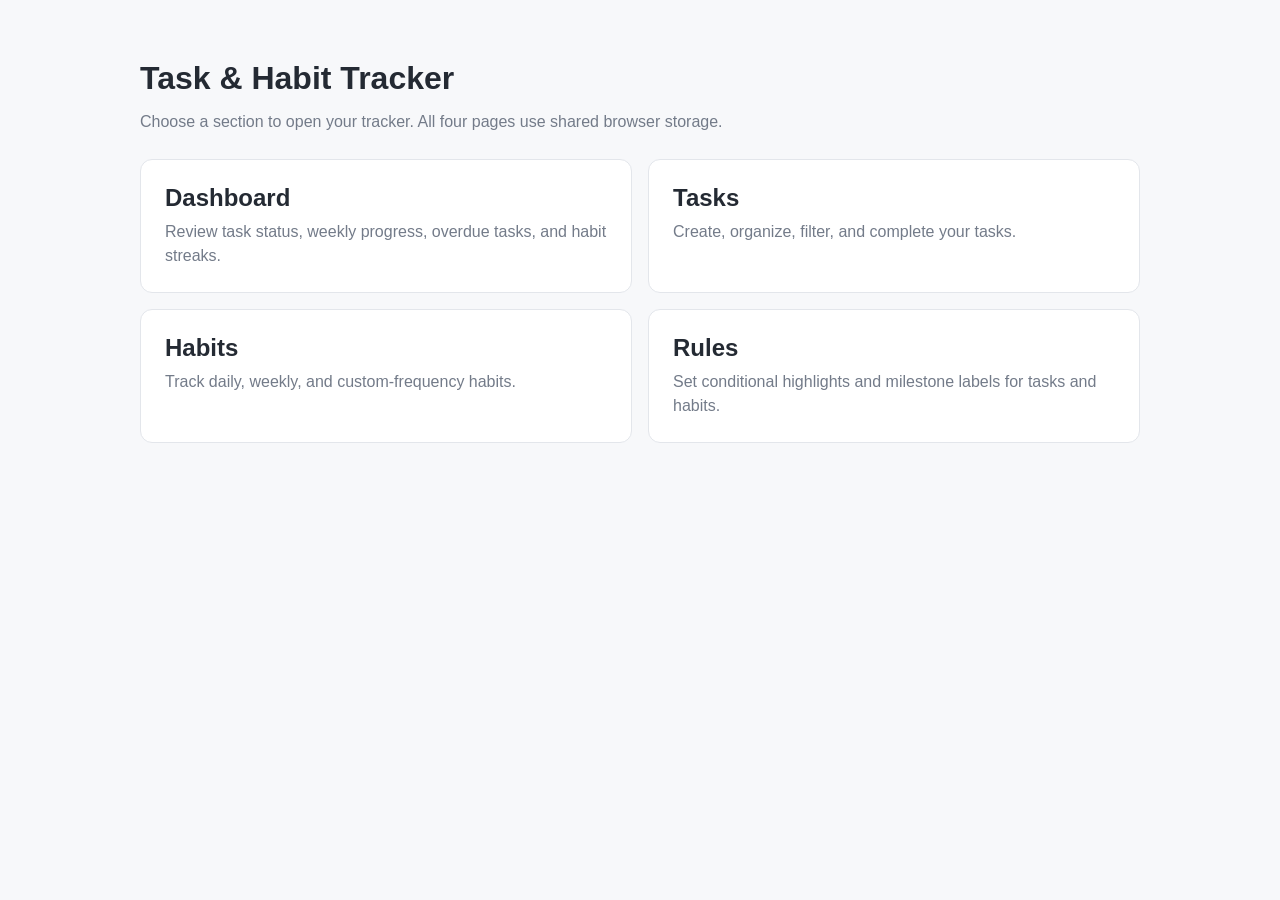
<file: index/index.html>
<!doctype html>
<html lang="en">
  <head>
    <meta charset="UTF-8" />
    <meta name="viewport" content="width=device-width, initial-scale=1.0" />
    <title>Task & Habit Tracker</title>
    <style>
      :root {
        font-family: Arial, sans-serif;
        color: #242a33;
        background: #f7f8fa;
      }

      * {
        box-sizing: border-box;
      }

      body {
        margin: 0;
      }

      .wrap {
        width: min(1000px, calc(100% - 32px));
        margin: 60px auto;
      }

      .wrap h1 {
        margin-bottom: 8px;
      }

      .wrap p {
        color: #737b89;
      }

      .grid {
        display: grid;
        grid-template-columns: repeat(2, minmax(0, 1fr));
        gap: 16px;
        margin-top: 28px;
      }

      .card {
        display: block;
        background: white;
        border: 1px solid #e3e6eb;
        border-radius: 12px;
        padding: 24px;
        text-decoration: none;
        color: inherit;
        transition: transform 0.15s, box-shadow 0.15s;
      }

      .card:hover {
        transform: translateY(-2px);
        box-shadow: 0 8px 25px #0000000c;
      }

      .card h2 {
        margin: 0 0 8px;
      }

      .card p {
        margin: 0;
        line-height: 1.5;
      }

      .tag {
        display: inline-block;
        color: #16875a;
        background: #e0f7ec;
        border-radius: 20px;
        padding: 5px 9px;
        font-size: 12px;
        margin-bottom: 12px;
      }

      @media (max-width: 560px) {
        .grid {
          grid-template-columns: 1fr;
        }

        .wrap {
          margin: 32px auto;
        }
      }
    </style>
  </head>
  <body>
    <main class="wrap">
      <h1>Task &amp; Habit Tracker</h1>
      <p>
        Choose a section to open your tracker. All four pages use shared
        browser storage.
      </p>

      <section class="grid">
        <a class="card" href="dashboard.html">
          <h2>Dashboard</h2>
          <p>Review task status, weekly progress, overdue tasks, and habit streaks.</p>
        </a>

        <a class="card" href="tasks.html">
          <h2>Tasks</h2>
          <p>Create, organize, filter, and complete your tasks.</p>
        </a>

        <a class="card" href="habits.html">
          <h2>Habits</h2>
          <p>Track daily, weekly, and custom-frequency habits.</p>
        </a>

        <a class="card" href="rules.html">
          <h2>Rules</h2>
          <p>Set conditional highlights and milestone labels for tasks and habits.</p>
        </a>
      </section>
    </main>
  </body>
</html>
</file>
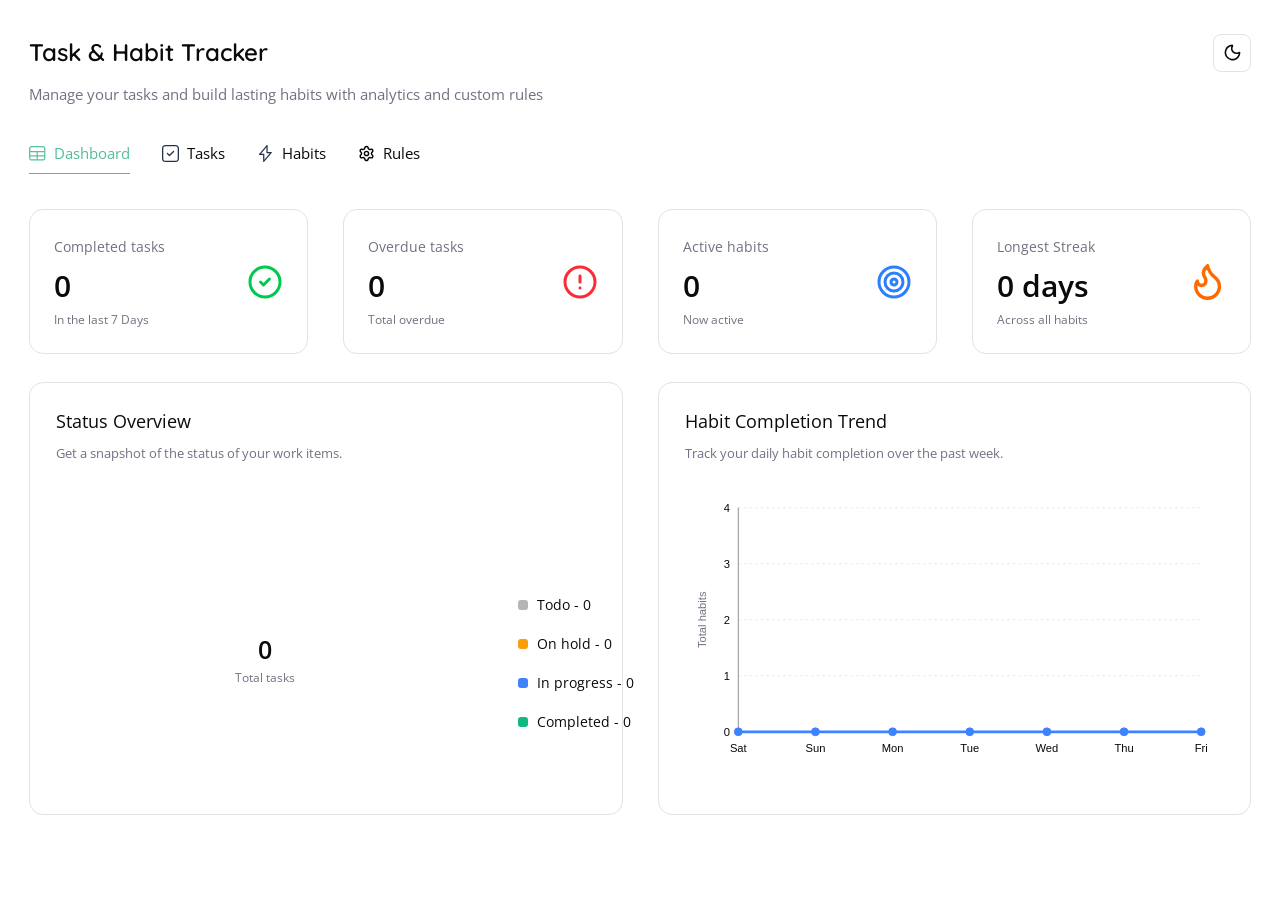
<file: index/dashboard.html>
<!doctype html>
<html lang="en">
  <head>
    <meta charset="UTF-8" />
    <meta name="viewport" content="width=device-width, initial-scale=1.0" />
    <title>Dashboard - Task & Habit Tracker</title>

    <!-- Import google fonts --> 
    <link rel="preconnect" href="https://fonts.googleapis.com" />
    <link rel="preconnect" href="https://fonts.gstatic.com" crossorigin />
    <link href="https://fonts.googleapis.com/css2?family=Open+Sans:wght@400&family=Quicksand:wght@600&display=swap" rel="stylesheet" />

    <link rel="stylesheet" href="../styles/shared.css"/>
    <link rel="stylesheet" href="../styles/dashboard.css" />
  </head>
  <body>
    <!-- main page -->
    <div class="page">
      <!-- header -->
      <header class="header">
        <div class="header-content">
          <div class="brand">
            <h1 class="app-title">Task &amp; Habit Tracker</h1>
            <p>
              Manage your tasks and build lasting habits with analytics and
              custom rules
            </p>
          </div>

          <button class="theme-button" id="theme-button" type="button" aria-label="Change theme">
            <span id="theme-icon">
              <img id="theme-image" class="theme-icon-image" src="../assets/dark_theme_icon.svg" alt="">
            </span>
          </button>
        </div>

        <!-- navigation -->
        <nav class="navigation" aria-label="Main navigation">
          <a href="dashboard.html" class="nav-link active">
            <img src="../assets/dashboard_icon-light.svg" alt="">
            <span>Dashboard</span>
          </a>
          <a href="tasks.html" class="nav-link">
            <img src="../assets/Task_icon-light.svg" alt="">
            <span>Tasks</span>
          </a>
          <a href="habits.html" class="nav-link">
            <img src="../assets/habbit_icon-light.svg" alt="">
            <span>Habits</span>
          </a>
          <a href="rules.html" class="nav-link">
            <img src="../assets/rule_icon-light.svg" alt="">
            <span>Rules</span>
          </a>
        </nav>
      </header>

      <!-- dashboard content -->
      <main class="main-content">
        <section class="stats-grid" aria-label="Productivity summary">
          <article class="stat-card">
            <div class="stat-copy">
              <p>Completed tasks</p>
              <strong id="completed-count">0</strong>
              <small>In the last 7 Days</small>
            </div>
            <img class="stat-icon green" src="../assets/Completed-task_icon.svg" alt="">
          </article>

          <article class="stat-card">
            <div class="stat-copy">
              <p>Overdue tasks</p>
              <strong id="overdue-count">0</strong>
              <small>Total overdue</small>
            </div>
            <img class="stat-icon red" src="../assets/overdue-task_icon.svg" alt="">
          </article>

          <article class="stat-card">
            <div class="stat-copy">
              <p>Active habits</p>
              <strong id="active-habits-count">0</strong>
              <small>Now active</small>
            </div>
            <img class="stat-icon blue" src="../assets/active-habbit_icom.svg" alt="">
          </article>

          <article class="stat-card">
            <div class="stat-copy">
              <p>Longest Streak</p>
              <strong id="longest-streak">0 days</strong>
              <small id="longest-streak-name">All-time record</small>
            </div>
            <img class="stat-icon orange" src="../assets/long-streek_icon.svg" alt="">
          </article>
        </section>

        <!-- dashboard charts -->
        <section class="charts-grid">
          <article class="panel status-panel">
            <div class="panel-heading">
              <h2>Status Overview</h2>
              <p>Get a snapshot of the status of your work items.</p>
            </div>

            <div class="status-chart">
              <div class="donut" id="status-donut" role="img" aria-label="Task status doughnut chart">
                <div class="donut-center">
                  <strong id="total-tasks">0</strong>
                  <span>Total tasks</span>
                </div>
              </div>
              <div class="legend" id="status-legend"></div>
            </div>
          </article>

          <article class="panel trend-panel">
            <div class="panel-heading">
              <h2>Habit Completion Trend</h2>
              <p>Track your daily habit completion over the past week.</p>
            </div>
            <div id="trend-chart" class="trend-chart" role="img" aria-label="Habit completion over the past week"></div>
          </article>
        </section>

        <!-- recent activity -->
        <!-- <section class="panel recent-panel">
          <div class="panel-heading">
            <div>
              <h2>Recent Activity</h2>
              <p>Latest tasks and habits from your tracker.</p>
            </div>
            <button class="secondary-button" id="refresh-dashboard" type="button">Refresh</button>
          </div>
          <div id="recent-activity" class="recent-list"></div>
        </section> -->
      </main>
    </div>

    <script src="../logic/dashboard.js"></script>
    <script src="../logic/integration.js"></script>
  </body>
</html>
</file>
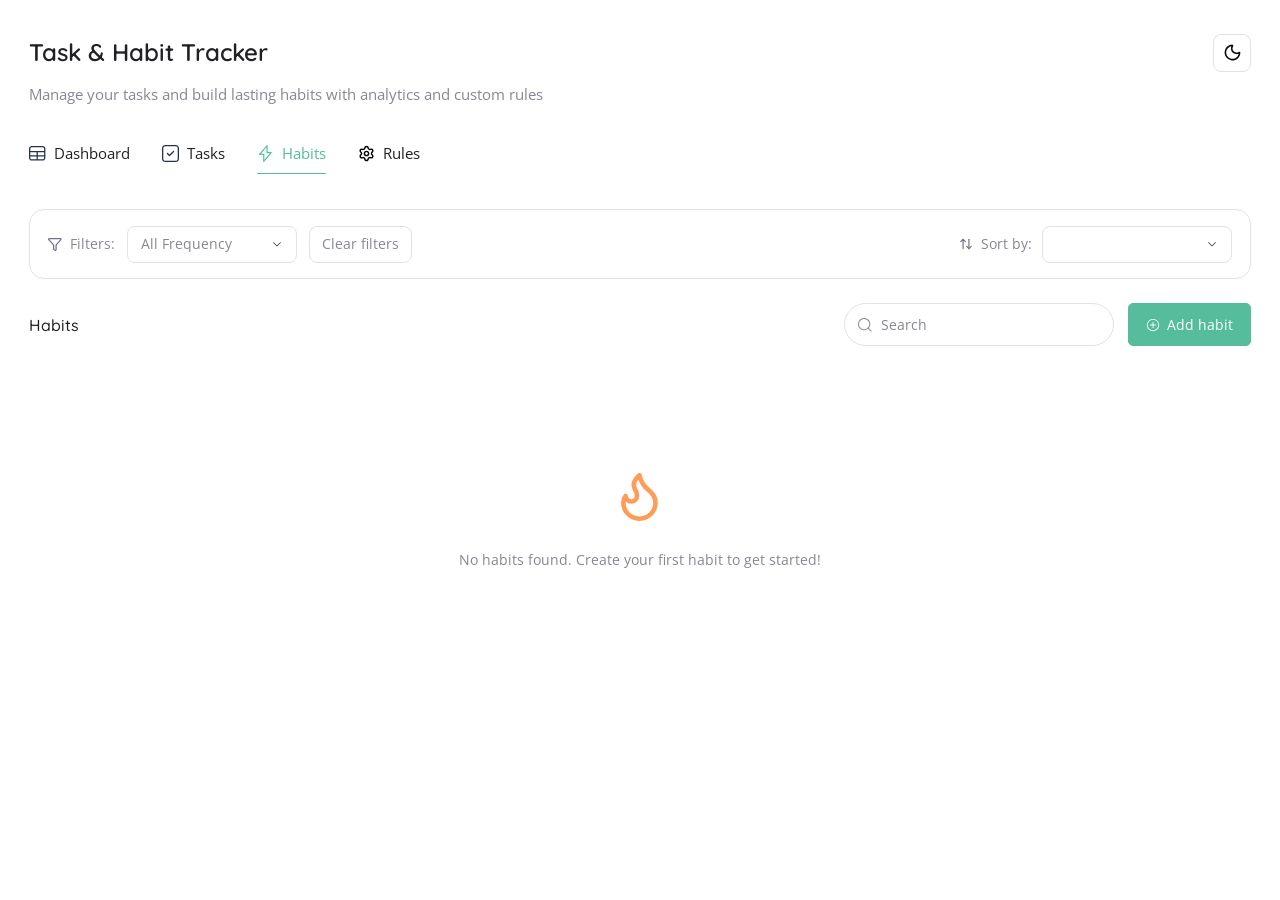
<file: index/habits.html>
<!doctype html>
<html lang="en">
  <head>
    <meta charset="UTF-8" />
    <meta name="viewport" content="width=device-width, initial-scale=1.0" />
    <title>Habits - Task & Habit Tracker</title>

     <!-- Import google fonts --> 
    <link rel="preconnect" href="https://fonts.googleapis.com" />
    <link rel="preconnect" href="https://fonts.gstatic.com" crossorigin />
    <link href="https://fonts.googleapis.com/css2?family=Open+Sans:wght@400&family=Quicksand:wght@600&display=swap" rel="stylesheet" />

    <link rel="stylesheet" href="../styles/shared.css"/>
    <link rel="stylesheet" href="../styles/habits.css" />
  </head>
  <body>
    <!-- Main page keeps the same shared header and navigation as the task page. -->
    <div class="page">
      <header class="header">
        <div class="header-content">
          <div class="brand">
            <h1 class="app-title">Task &amp; Habit Tracker</h1>
            <p>Manage your tasks and build lasting habits with analytics and custom rules</p>
          </div>
          <button class="theme-button" id="theme-button" type="button" aria-label="Change theme">
            <span id="theme-icon"><img class="theme-icon-image" src="../assets/dark_theme_icon.svg" alt=""></span>
          </button>
        </div>
        <nav class="navigation">
          <a href="dashboard.html" class="nav-link"><img src="../assets/dashboard_icon-light.svg" alt="">
            <span>Dashboard</span>
          </a>
          <a href="tasks.html" class="nav-link"><img src="../assets/Task_icon-light.svg" alt="">
            <span>Tasks</span>
          </a>
          <a href="habits.html" class="nav-link active" aria-current="page"><img src="../assets/habbit_icon-light.svg" alt="">
            <span>Habits</span>
          </a>
          <a href="rules.html" class="nav-link"><img src="../assets/rule_icon-light.svg" alt="">
            <span>Rules</span>
          </a>
        </nav>
      </header>

      <main class="main-content">
        <!-- Filters and sorting stay on one line when space allows. -->
        <section class="filter-section">
          <div class="filter-left">
            <span class="filter-label"><img src="../assets/filter_icon.svg" alt="" class="inline-icon">Filters:</span>
            <select id="frequency-filter" class="filter-select" aria-label="Filter by frequency">
              <option value="all">All Frequency</option>
              <option value="daily">Daily</option>
              <option value="weekly">Weekly</option>
              <option value="custom">Custom</option>
            </select>
            <button class="clear-filters-button" id="clear-filters-button" type="button">Clear filters</button>
          </div>
          <div class="sort-section">
            <span class="sort-label"><img src="../assets/sort_icon.svg" alt="" class="inline-icon">Sort by:</span>
            <select id="sort-select" class="filter-select sort-select" aria-label="Sort habits">
              <option value=""></option>
              <option value="streak">Streak</option>
              <option value="frequency">Frequency</option>
              <option value="title">Habit name</option>
              <option value="created">Created date</option>
            </select>
          </div>
        </section>

        <section class="task-heading">
          <h2 class="app-title">Habits</h2>
          <div class="task-actions">
            <div class="search-box">
              <img src="../assets/search_icon.svg" alt="" class="inline-icon">
              <input type="search" id="search-input" placeholder="Search" aria-label="Search habits by name">
            </div>
            <button class="primary-button" id="add-habit-button" type="button">
              <img src="../assets/add_icon.svg" alt="" class="inline-icon">Add habit
            </button>
          </div>
        </section>

        <section class="task-list" id="habit-list" aria-live="polite">
          <div class="empty-state" id="empty-state">
            <div class="empty-icon"><img src="../assets/long-streek_icon.svg" alt=""></div>
            <p>No habits found. Create your first habit to get started!</p>
          </div>
        </section>
      </main>
    </div>

    <!-- Add and edit use the same floating-label modal pattern as the task page. -->
    <div class="modal-overlay" id="habit-modal" aria-hidden="true">
      <div class="modal" role="dialog" aria-modal="true" aria-labelledby="modal-title">
        <div class="modal-header">
          <div>
            <h2 id="modal-title">Add habit</h2>
            <p>Create a new habit to track daily, weekly, or on custom days.</p>
          </div>
          <button class="close-button" id="close-modal-button" type="button" aria-label="Close"><img src="../assets/close_icon.svg" alt=""></button>
        </div>
        <form id="habit-form">
          <div class="form-content">
            <div class="form-group">
              <label for="habit-name">Habit name <span>*</span></label>
              <input type="text" id="habit-name" placeholder=" " maxlength="100" required>
            </div>
            <div class="form-group">
              <label for="habit-description">Description</label>
              <textarea id="habit-description" placeholder=" " rows="3"></textarea>
            </div>
            <div class="form-group">
              <label for="habit-frequency">Frequency <span>*</span></label>
              <select id="habit-frequency" required>
                <option value="daily">Daily</option>
                <option value="weekly">Weekly</option>
                <option value="custom">Custom</option>
              </select>
            </div>
            <div class="form-group frequency-days" id="weekly-day-group">
              <label for="weekly-day">Choose day <span>*</span></label>
              <select id="weekly-day">
                <option value="1">Monday</option>
                <option value="2">Tuesday</option>
                <option value="3">Wednesday</option>
                <option value="4">Thursday</option>
                <option value="5">Friday</option>
                <option value="6">Saturday</option>
                <option value="0">Sunday</option>
              </select>
            </div>
            
            <div class="form-group frequency-days" id="custom-days-group">
                <label for="custom-days-toggle">Choose days <span>*</span></label>

                <div class="custom-multiselect" id="custom-multiselect">
                    <button type="button" class="custom-select-field" id="custom-days-toggle" aria-expanded="false">
                    <span class="selected-day-chips" id="selected-day-chips"></span>
                    <span class="custom-placeholder" id="custom-placeholder">Select days</span>
                    <img src="../assets/angle-down-regular.svg" class="custom-chevron">
                    </button>

                    <div class="custom-options" id="custom-day-choices" hidden>
                        <label class="day-choice"><input type="checkbox" value="1"> Monday</label>
                        <label class="day-choice"><input type="checkbox" value="2"> Tuesday</label>
                        <label class="day-choice"><input type="checkbox" value="3"> Wednesday</label>
                        <label class="day-choice"><input type="checkbox" value="4"> Thursday</label>
                        <label class="day-choice"><input type="checkbox" value="5"> Friday</label>
                        <label class="day-choice"><input type="checkbox" value="6"> Saturday</label>
                        <label class="day-choice"><input type="checkbox" value="0"> Sunday</label>
                    </div>
                </div>
            </div>

          </div>
          <div class="modal-footer">
            <button class="secondary-button" id="cancel-modal-button" type="button">Cancel</button>
            <button class="primary-button" type="submit"><span id="submit-text">Add habit</span></button>
          </div>
        </form>
      </div>
    </div>

    <!-- Delete confirmation follows the same design as the task page. -->
    <div class="modal-overlay" id="delete-modal" aria-hidden="true">
      <div class="delete-modal" role="dialog" aria-modal="true" aria-labelledby="delete-heading">
        <div class="delete-header">
          <h2 id="delete-heading">Delete</h2>
          <button class="close-button" id="close-delete-button" type="button" aria-label="Close"><img src="../assets/close_icon.svg" alt=""></button>
        </div>
        <div class="delete-content"><p>Are you sure you want to delete the <strong id="delete-habit-title"></strong> habit?</p></div>
        <div class="modal-footer">
          <button class="secondary-button" id="cancel-delete-button" type="button">Cancel</button>
          <button class="delete-button" id="confirm-delete-button" type="button">Delete</button>
        </div>
      </div>
    </div>

    <!-- Confirmation before changing a completion from a previous date. -->
    <div class="modal-overlay" id="date-confirm-modal" aria-hidden="true">
      <div class="delete-modal habit-day-confirmation" role="dialog" aria-modal="true" aria-labelledby="date-confirm-heading">
        <div class="delete-header">
          <h2 id="date-confirm-heading">Confirm change</h2>
          <button class="close-button" id="close-date-confirm-button" type="button" aria-label="Close"><img src="../assets/close_icon.svg" alt=""></button>
        </div>
        <div class="delete-content">
          <p id="date-confirm-message">Are you sure you want to change completion for this date?</p>
        </div>
        <div class="modal-footer">
          <button class="secondary-button" id="cancel-date-confirm-button" type="button">Cancel</button>
          <button class="primary-button" id="confirm-date-change-button" type="button">Confirm</button>
        </div>
      </div>
    </div>

    <!-- Small notification used for successful actions and validation messages. -->
    <div class="task-toast" id="task-toast" role="status" aria-live="polite">
      <span class="toast-icon-block"><img class="toast-icon" src="../assets/subway_tick.svg" alt=""></span>
      <span class="toast-message" id="toast-message"></span>
      <button class="toast-dismiss" id="toast-dismiss" type="button" aria-label="Dismiss notification"><img src="../assets/close_icon.svg" alt=""></button>
    </div>
    <script src="../logic/integration.js"></script>
    <script src="../logic/habits.js"></script>
  </body>
</html>
</file>
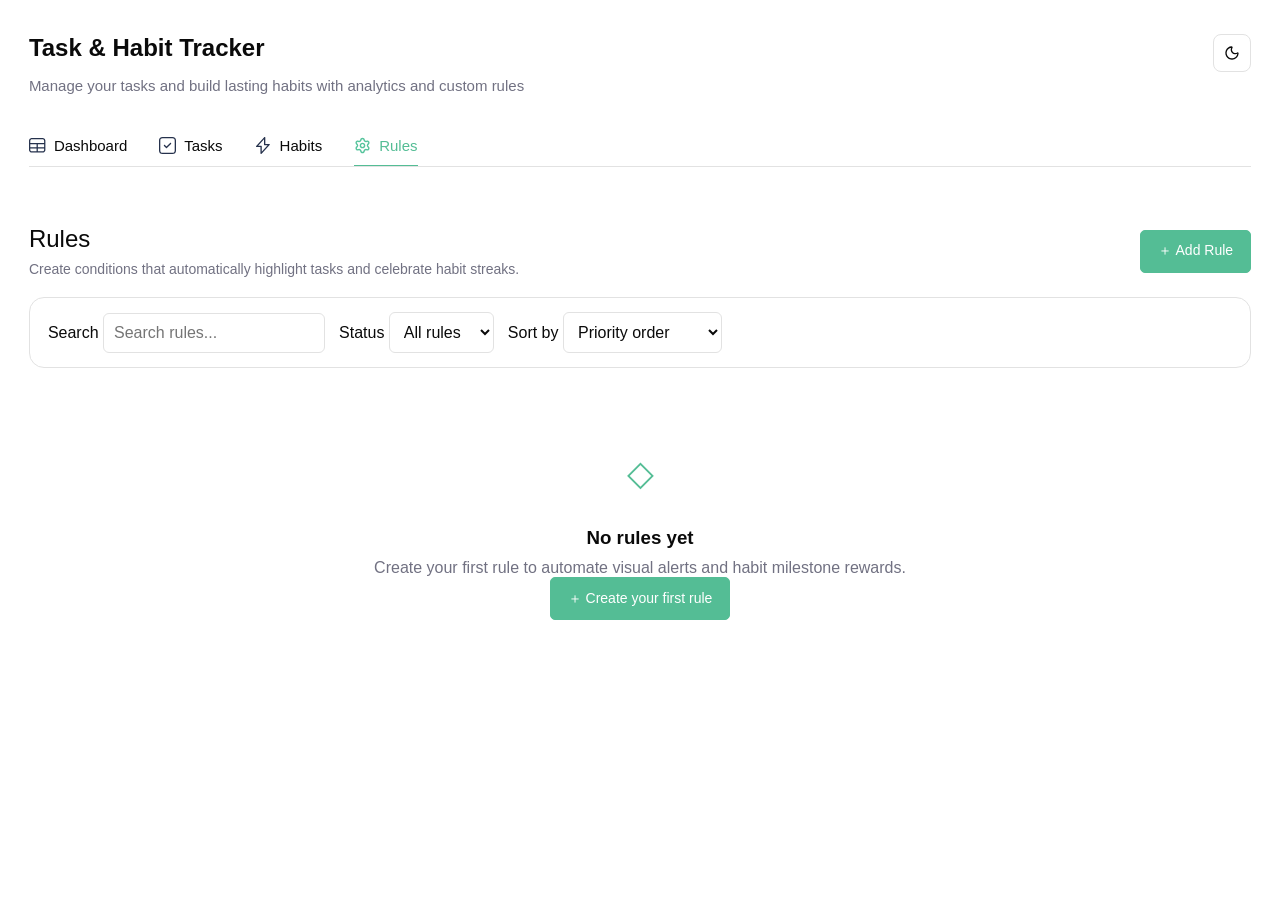
<file: index/rules.html>
<!doctype html>
<html lang="en">
  <head>
    <meta charset="UTF-8" />
    <meta name="viewport" content="width=device-width, initial-scale=1.0" />
    <title>Rules - Task & Habit Tracker</title>
    <link rel="stylesheet" href="../styles/rules.css" />
  </head>
  <body>
    <div class="page">
      <header class="header">
        <div class="header-content">
          <div class="brand">
            <h1>Task &amp; Habit Tracker</h1>
            <p>
              Manage your tasks and build lasting habits with analytics and
              custom rules
            </p>
          </div>
          <button
            class="theme-button"
            id="theme-button"
            type="button"
            aria-label="Change theme">
            <img id="theme-image" src="../assets/dark_theme_icon.svg" alt="" />
          </button>
        </div>
        <nav class="navigation">
          <a class="nav-link" href="dashboard.html">
            <img src="../assets/dashboard_icon-light.svg" alt="" />Dashboard
          </a>
          <a class="nav-link" href="tasks.html">
            <img src="../assets/Task_icon-light.svg" alt="" />Tasks
          </a>
          <a class="nav-link" href="habits.html">
            <img src="../assets/habbit_icon-light.svg" alt="" />Habits
          </a>
          <a class="nav-link active" href="rules.html">
            <img src="../assets/rule_icon-light.svg" alt="" />Rules
          </a>
        </nav>
      </header>

      <main class="main-content">
        <section class="toolbar">
          <div>
            <h2>Rules</h2>
            <p>
              Create conditions that automatically highlight tasks and celebrate
              habit streaks.
            </p>
          </div>
          <button class="primary-button" id="add-rule">＋ Add Rule</button>
        </section>

        <section class="filters">
          <label>
            Search
            <input
              id="rule-search"
              type="search"
              placeholder="Search rules..." />
          </label>
          <label>
            Status
            <select id="rule-status">
              <option value="all">All rules</option>
              <option value="enabled">Enabled</option>
              <option value="disabled">Disabled</option>
            </select>
          </label>
          <label>
            Sort by
            <select id="rule-sort">
              <option value="priority">Priority order</option>
              <option value="title">Alphabetical title</option>
              <option value="hits">Most matches</option>
            </select>
          </label>
        </section>

        <section
          id="rules-list"
          class="rules-list"
          aria-live="polite">
        </section>

        <section id="rules-empty" class="empty-state">
          <div class="empty-icon">◇</div>
          <h3>No rules yet</h3>
          <p>
            Create your first rule to automate visual alerts and habit milestone
            rewards.
          </p>
          <button class="primary-button" id="empty-add-rule">
            ＋ Create your first rule
          </button>
        </section>
      </main>
    </div>

    <div class="modal-backdrop" id="rule-modal" hidden>
      <section
        class="modal"
        role="dialog"
        aria-modal="true"
        aria-labelledby="rule-modal-title">
        <div class="modal-heading">
          <h2 id="rule-modal-title">Add Rule</h2>
          <button class="icon-button" id="close-rule-modal" aria-label="Close">
            ×
          </button>
        </div>

        <form id="rule-form">
          <label>
            Rule name
            <input
              id="rule-name"
              required
              maxlength="70"
              placeholder="e.g. Urgent task alert" />
          </label>

          <label>
            Description
            <textarea
              id="rule-description"
              rows="2"
              placeholder="What should this rule do?">
            </textarea>
          </label>

          <div class="form-section">
            <h3>Condition (IF)</h3>
            <div class="form-grid">
              <label>
                Item type
                <select id="rule-entity">
                  <option value="task">Task</option>
                  <option value="habit">Habit</option>
                  <option value="both">Task or habit</option>
                </select>
              </label>

              <label>
                Field
                <select id="rule-field">
                  <option value="priority">Priority</option>
                  <option value="status">Status</option>
                  <option value="dueDate">Due date</option>
                  <option value="streak">Habit streak</option>
                  <option value="frequency">Habit frequency</option>
                </select>
              </label>

              <label>
                Operator
                <select id="rule-operator">
                  <option value="equals">equals</option>
                  <option value="notEquals">does not equal</option>
                  <option value="greaterThan">greater than</option>
                  <option value="lessThanOrEqual">less than or equal</option>
                  <option value="contains">contains</option>
                  <option value="isOverdue">is overdue</option>
                </select>
              </label>

              <label>
                Value
                <input
                  id="rule-value"
                  placeholder="High, active, 7..."
                  required />
              </label>
            </div>
            <p class="helper">
              Use values like High, active, daily, or a number of days/streaks.
              For due date, use a date or choose “is overdue”.
            </p>
          </div>

          <div class="form-section">
            <h3>Action (THEN)</h3>
            <div class="form-grid">
              <label>
                Action
                <select id="rule-action">
                  <option value="highlight-red">Highlight red</option>
                  <option value="highlight-yellow">Highlight yellow</option>
                  <option value="badge">Show badge</option>
                  <option value="tag">Add tag</option>
                </select>
              </label>

              <label>
                Action label
                <input
                  id="rule-action-label"
                  placeholder="Urgent / 7-day streak" />
              </label>
            </div>
          </div>

          <div class="modal-actions">
            <button class="secondary-button" type="button" id="cancel-rule">
              Cancel
            </button>
            <button class="primary-button" type="submit" id="save-rule">
              Save Rule
            </button>
          </div>
        </form>
      </section>
    </div>

    <div id="toast" class="toast" role="status"></div>

    <script src="../logic/integration.js"></script>
    <script src="../logic/rules.js"></script>
  </body>
</html>
</file>
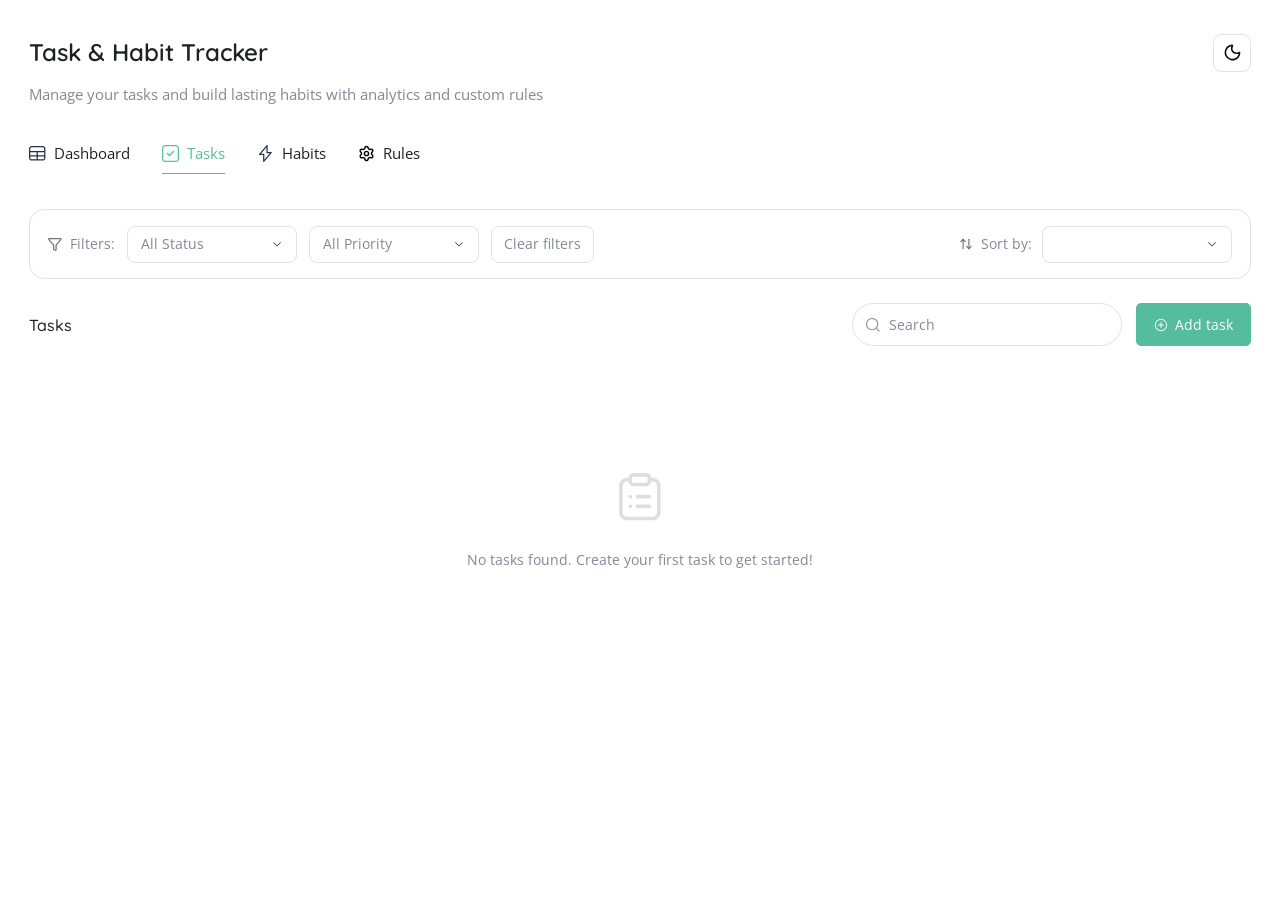
<file: index/tasks.html>
<!doctype html>
<html lang="en">
  <head>
    <meta charset="UTF-8" />
    <meta name="viewport" content="width=device-width, initial-scale=1.0" />
    <title>Tasks - Task & Habit Tracker</title>

    <!-- Import google fonts --> 
    <link rel="preconnect" href="https://fonts.googleapis.com" />
    <link rel="preconnect" href="https://fonts.gstatic.com" crossorigin />
    <link href="https://fonts.googleapis.com/css2?family=Open+Sans:wght@400&family=Quicksand:wght@600&display=swap" rel="stylesheet" />

    <link rel="stylesheet" href="../styles/shared.css"/>
    <link rel="stylesheet" href="../styles/tasks.css" />
  </head>
  <body>
    <!-- main page -->
    <div class="page">
      <!-- header -->
      <header class="header">
        <div class="header-content">
          <div class="brand">
            <h1 class="app-title">Task & Habit Tracker</h1>
            <p>
              Manage your tasks and build lasting habits with analytics and
              custom rules
            </p>
          </div>

          <button class="theme-button" id="theme-button" type="button" aria-label="Change theme">
            <span id="theme-icon"><img class="theme-icon-image" src="../assets/dark_theme_icon.svg" alt=""></span>
          </button>
        </div>

        <!-- navigation -->
        <nav class="navigation">
          <a href="dashboard.html" class="nav-link">
            <img src="../assets/dashboard_icon-light.svg" alt="">
            <span>Dashboard</span>
          </a>

          <a href="tasks.html" class="nav-link active">
            <img src="../assets/Task_icon-light.svg" alt="">
            <span>Tasks</span>
          </a>

          <a href="habits.html" class="nav-link">
            <img src="../assets/habbit_icon-light.svg" alt="">
            <span>Habits</span>
          </a>

          <a href="rules.html" class="nav-link">
            <img src="../assets/rule_icon-light.svg" alt="">
            <span>Rules</span>
          </a>
        </nav>
      </header>

      <main class="main-content">
        <!-- filters -->
        <section class="filter-section">
          <div class="filter-left">
            <span class="filter-label">
              <img src="../assets/filter_icon.svg" alt="" class="inline-icon">
              Filters:
            </span>

            <select id="status-filter" class="filter-select">
              <option value="all">All Status</option>
              <option value="active">Active</option>
              <option value="in-progress">In progress</option>
              <option value="stalled">Stalled</option>
              <option value="completed">Completed</option>
            </select>

            <select id="priority-filter" class="filter-select">
              <option value="all">All Priority</option>
              <option value="high">High</option>
              <option value="medium">Medium</option>
              <option value="low">Low</option>
            </select>
            <button class="clear-filters-button" id="clear-filters-button" type="button">Clear filters</button>
          </div>

          <div class="sort-section">
            <span class="sort-label"><img src="../assets/sort_icon.svg" alt="" class="inline-icon"> Sort by:</span>

            <select id="sort-select" class="filter-select sort-select" aria-label="Sort tasks">
              <option value=""> </option>
              <option value="created">Created at</option>
              <option value="due-date">Due date</option>
              <option value="priority">Priority</option>
              <option value="title">Title</option>
            </select>
          </div>
        </section>

        <!-- task heading and controls -->
        <section class="task-heading">
          <h2 class="app-title">Tasks</h2>

          <div class="task-actions">
            <div class="search-box">
              <img src="../assets/search_icon.svg" alt="" class="inline-icon">
              <input type="search" id="search-input" placeholder="Search" />
            </div>

            <button class="primary-button" id="add-task-button" type="button">
              <img src="../assets/add_icon.svg" alt="" class="inline-icon">
              Add task
            </button>
          </div>
        </section>

        <!-- task list -->
        <section class="task-list" id="task-list">
          <!-- empty state -->
          <div class="empty-state" id="empty-state">
            <div class="empty-icon"><img src="../assets/clipboard_icon.svg" alt=""></div>

            <p>No tasks found. Create your first task to get started!</p>
          </div>
        </section>
      </main>
    </div>

    <!-- add/edit task modal -->
    <div class="modal-overlay" id="task-modal">
      <div class="modal">
        <div class="modal-header">
          <div>
            <h2 id="modal-title">Add task</h2>
            <p>Add a new task with details, priority, and due date.</p>
          </div>

          <button class="close-button" id="close-modal-button" type="button" aria-label="Close"><img src="../assets/close_icon.svg" alt=""></button>
        </div>

        <form id="task-form">
          <div class="form-content">
            <div class="form-group">
              <label for="task-title">Task title <span>*</span></label>
              <input type="text" id="task-title" placeholder=" " required />
            </div>

            <div class="form-group">
              <label for="task-description">Description</label>
              <textarea id="task-description" placeholder=" "></textarea>
            </div>

            <div class="form-group">
              <label for="task-due-date">Due date <span>*</span></label>
              <input type="date" id="task-due-date" required />
            </div>

            <div class="form-group">
              <label for="task-priority">Priority <span>*</span></label>
              <select id="task-priority" required>
                <option value="high">High</option>
                <option value="medium" selected>Medium</option>
                <option value="low">Low</option>
              </select>
            </div>

            <div class="form-group">
              <label for="task-status">Status <span>*</span></label>
              <select id="task-status" required>
                <option value="active">Active</option>
                <option value="in-progress">In progress</option>
                <option value="stalled">Stalled</option>
                <option value="completed">Completed</option>
              </select>
            </div>
          </div>

          <div class="modal-footer">
            <button class="secondary-button" id="cancel-modal-button" type="button">
              Cancel
            </button>

            <button class="primary-button" type="submit">
              <span id="submit-text">Submit</span>
            </button>
          </div>
        </form>
      </div>
    </div>

    <!-- delete confirmation -->
    <div class="modal-overlay" id="delete-modal">
      <div class="delete-modal">
        <div class="delete-header">
          <h2>Delete</h2>

          <button class="close-button" id="close-delete-button" type="button" aria-label="Close"><img src="../assets/close_icon.svg" alt=""></button>
        </div>

        <div class="delete-content">
          <p>
            Are you sure you want to delete the
            <strong id="delete-task-title"></strong> task?
          </p>
        </div>

        <div class="modal-footer">
          <button class="secondary-button" id="cancel-delete-button" type="button">
            Cancel
          </button>

          <button class="delete-button" id="confirm-delete-button" type="button">
            Delete
          </button>
        </div>
      </div>
    </div>

    <script src="../logic/integration.js"></script>
    <script src="../logic/tasks.js"></script>
  </body>
</html>
</file>
<file: styles/shared.css>
/* Global typography */
body {
  font-family: "Open Sans", sans-serif;
  font-size: 14px;
  font-weight: 400;
  line-height: 24px;
  letter-spacing: 0;
}

/* Main application heading */
.app-title {
  font-family: "Quicksand", sans-serif;
  font-size: 24px;
  font-weight: 600;
  line-height: 36px;
  letter-spacing: 0;
}
</file>
<file: styles/dashboard.css>
:root {
  --primary-color: #54bd95;
  --primary-hover: #265e4b;
  --page-background: #fff;
  --card-background: #fff;
  --text-primary: #0a0a0a;
  --text-secondary: #717182;
  --border-color: #e2e2e2;
  --danger-color: #ed3150;
  --muted-background: #f0f1f3;
  --card-radius: 14px;
  --green-color: #55bd9b;
  --red-color: #ed3150;
  --blue-color: #6489e8;
  --orange-color: #f0a14a;
  --chart-active: #27b77b;
  --chart-progress: #e5a23b;
  --chart-stalled: #ed6868;
  --chart-completed: #7b8ba6;
}

* {
  box-sizing: border-box;
  margin: 0;
  padding: 0;
}

body {
  background: var(--page-background);
  color: var(--text-primary);
}

button,
input,
select,
textarea {
  font: inherit;
}

button {
  cursor: pointer;
}

button:focus-visible,
input:focus-visible,
select:focus-visible,
textarea:focus-visible,
a:focus-visible {
  outline: 2px solid var(--primary-color);
  outline-offset: 2px;
}

.page {
  min-height: 100vh;
  background: var(--page-background);
}

.header {
  /* padding: 42px 4.2% 0; */
  padding-top: 33.99px;
  padding-left: 28.88px;
  padding-right: 28.88px;
}

.header-content {
  display: flex;
  align-items: flex-start;
  justify-content: space-between;
  gap: 20px;
}

.brand h1 {
  font-size: 24px;
  font-weight: 600;
  letter-spacing: 0px;
}

.brand p {
  margin-top: 13px;
  color: var(--text-secondary);
  font-size: 15px;
  line-height: 1.5;
}

.theme-button {
  display: grid;
  flex: 0 0 38px;
  width: 38px;
  height: 38px;
  place-items: center;
  border: 1px solid var(--border-color);
  border-radius: 8px;
  background: var(--card-background);
  color: var(--text-primary);
}

.theme-button:hover {
  background: var(--muted-background);
}

#theme-icon {
  display: grid;
  place-items: center;
}

.theme-icon-image {
  display: block;
  width: 19px;
  height: 19px;
  object-fit: contain;
}

.navigation {
  display: flex;
  flex-wrap: wrap;
  gap: 24px 32px;
  margin-top: 27px;
  border-bottom: 1px solid var(--page-background);
}

.nav-link {
  position: relative;
  display: flex;
  align-items: center;
  gap: 8px;
  min-height: 42px;
  color: var(--text-primary);
  font-size: 15px;
  text-decoration: none;
  white-space: nowrap;
}

.nav-link img {
  width: 17px;
  height: 17px;
  object-fit: contain;
}

.nav-link.active {
  color: var(--primary-color);
}

.nav-link.active img {
  filter: brightness(0) saturate(100%) invert(69%) sepia(27%) saturate(699%)
    hue-rotate(107deg) brightness(94%) contrast(88%);
}

.nav-link.active::after {
  position: absolute;
  right: 0;
  bottom: 0;
  left: 0;
  height: 1px;
  background: var(--primary-color);
  content: "";
}

/* Main content */
.main-content {
  /* padding: 30px 4.2% 60px; */
  padding-top: 33.99px;
  padding-left: 28.88px;
  padding-right: 28.88px;
}

/* Summary cards */
.stats-grid {
  display: grid;
  grid-template-columns: repeat(4, minmax(0, 1fr));
  gap: 35px;
}

.stat-card {
  display: flex;
  min-width: 0;
  min-height: 145px;
  align-items: center;
  justify-content: space-between;
  gap: 14px;
  padding: 24px;
  border: 1px solid var(--border-color);
  border-radius: var(--card-radius);
  background: var(--card-background);
}

.stat-copy {
  display: flex;
  min-width: 0;
  flex-direction: column;
  align-items: flex-start;
}

.stat-copy p {
  color: var(--text-secondary);
  font-size: 14px;
  line-height: 1.5;
}

.stat-copy strong {
  margin-top: 12px;
  font-size: 30px;
  font-weight: 600;
  line-height: 1.1;
}

.stat-copy small {
  margin-top: 10px;
  color: var(--text-secondary);
  font-size: 12px;
  line-height: 1.4;
}

.stat-icon {
  display: block;
  flex: 0 0 36px;
  width: 36px;
  height: 36px;
  object-fit: contain;
}

.stat-icon.green {
  color: var(--green-color);
}

.stat-icon.red {
  color: var(--red-color);
}

.stat-icon.blue {
  color: var(--blue-color);
}

.stat-icon.orange {
  color: var(--orange-color);
}

/* Chart panels */
.charts-grid {
  display: grid;
  grid-template-columns: repeat(2, minmax(0, 1fr));
  gap: 35px;
  margin-top: 28px;
}

.panel {
  min-width: 0;
  padding: 26px;
  border: 1px solid var(--border-color);
  border-radius: var(--card-radius);
  background: var(--card-background);
}

.panel-heading h2 {
  font-size: 18px;
  font-weight: 400;
  line-height: 1.4;
}

.panel-heading p {
  margin-top: 8px;
  color: var(--text-secondary);
  font-size: 13px;
  line-height: 1.6;
}

/* Status doughnut chart */

.status-chart {
  display: flex;
  min-height: 279.99px;
  align-items: center;
  justify-content: flex-start;
  gap: 8rem;
  padding: 75px 0 0 84px;
}

.donut {
  position: relative;
  display: grid;
  flex: 0 0 250px;
  width: 250px;
  max-width: 100%;
  aspect-ratio: 1;
  place-items: center;
  border-radius: 50%;
  background: var(--muted-background);
}

.donut::before {
  position: absolute;
  width: 65%;
  aspect-ratio: 1;
  border-radius: 50%;
  background: var(--card-background);
  content: "";
}

.donut-center {
  position: relative;
  z-index: 1;
  display: flex;
  flex-direction: column;
  align-items: center;
  gap: 5px;
}

.donut-center strong {
  color: var(--text-primary);
  font-size: 25px;
  font-weight: 600;
}

.donut-center span {
  color: var(--text-secondary);
  font-size: 12px;
}

.legend {
  display: flex;
  min-width: 126px;
  flex: 0 0 126px;
  flex-direction: column;
  justify-content: center;
  gap: 15px;
}

.legend-item {
  display: flex;
  align-items: center;
  gap: 9px;
  color: var(--text-primary);
  font-size: 14px;
}

.legend-dot {
  flex: 0 0 10px;
  width: 10px;
  height: 10px;
  border-radius: 3px;
}

.legend-item strong {
  margin-left: auto;
  color: var(--text-primary);
  font-size: 13px;
  font-weight: 600;
}

/* Habit completion line chart */

/* Habit completion line chart */
.trend-chart {
  width: 100%;
  height: 279.99px;
  min-width: 0;
  margin-top: 28px;
}

.trend-chart svg {
  display: block;
  width: 100%;
  height: 100%;
  overflow: visible;
}

/* Dashed grid lines */
.chart-gridline {
  stroke: #e5e7eb;
  stroke-width: 1;
  stroke-dasharray: 3 3;
}

/* Chart axes */
.chart-axis {
  stroke: #888888;
  stroke-width: 1;
}

/* Connected data line */
.chart-line {
  fill: none;
  stroke: #3d82ff;
  stroke-width: 3;
  stroke-linecap: round;
  stroke-linejoin: round;
}

/* Circular data points */
.chart-point {
  fill: #3d82ff;
  stroke: #3d82ff;
  stroke-width: 1;
}

/* Axis labels */
.chart-label {
  fill: var(--text-primary);
  font-size: 12px;
  font-family: Arial, Helvetica, sans-serif;
}

.chart-y-label {
  fill: var(--text-secondary);
  font-size: 12px;
  font-family: Arial, Helvetica, sans-serif;
}

/* Dark theme */
body[data-theme="dark"] .chart-gridline {
  stroke: #555555;
}

body[data-theme="dark"] .chart-axis {
  stroke: #888888;
}

/* Recent activity */
.recent-panel {
  margin-top: 28px;
}

.recent-panel .panel-heading {
  display: flex;
  align-items: center;
  justify-content: space-between;
  gap: 16px;
}

.secondary-button {
  flex-shrink: 0;
  padding: 9px 14px;
  border: 1px solid var(--border-color);
  border-radius: 8px;
  background: var(--card-background);
  color: var(--text-primary);
  font-size: 13px;
}

.secondary-button:hover {
  background: var(--muted-background);
}

.recent-list {
  display: flex;
  flex-direction: column;
  margin-top: 20px;
}

.recent-item {
  display: flex;
  align-items: center;
  justify-content: space-between;
  gap: 18px;
  padding: 15px 0;
  border-bottom: 1px solid var(--border-color);
  font-size: 14px;
}

.recent-item:last-child {
  border-bottom: 0;
}

.recent-item > span {
  min-width: 0;
  overflow-wrap: anywhere;
}

.recent-item small {
  color: var(--text-secondary);
  font-size: 12px;
}

.recent-item > small {
  flex-shrink: 0;
}

.recent-empty {
  padding: 28px 0 8px;
  color: var(--text-secondary);
  font-size: 14px;
  text-align: center;
}

/* Dark theme matches common app theme attributes */
body[data-theme="dark"] {
  --page-background: #090909;
  --card-background: #111111;
  --text-primary: #f2f3f5;
  --text-secondary: #a1a5b0;
  --border-color: #373a43;
  --muted-background: #2b2e35;
  --primary-hover: #55bd9b30;
}

/* Fix active icon color in dark theme */
body[data-theme="dark"] .nav-link.active img {
  filter: brightness(0) saturate(100%) invert(69%) sepia(27%) saturate(699%)
    hue-rotate(107deg) brightness(94%) contrast(88%);
}

body[data-theme="dark"] .nav-link img {
  filter: brightness(0) invert(1);
}


body[data-theme="dark"] .nav-link:hover{
   filter: brightness(0) saturate(100%) invert(69%) sepia(27%) saturate(699%)
    hue-rotate(107deg) brightness(94%) contrast(88%);
}

/* Tablet layout */
@media (max-width: 1100px) {
  .stats-grid {
    grid-template-columns: repeat(2, minmax(0, 1fr));
  }

  .charts-grid {
    grid-template-columns: 1fr;
  }

  .status-chart {
    justify-content: center;
  }
}

/* Mobile layout */
@media (max-width: 600px) {
  .header {
    padding: 28px 5% 0;
  }

  .header-content {
    gap: 12px;
  }

  .brand h1 {
    font-size: 23px;
  }

  .brand p {
    margin-top: 9px;
    font-size: 13px;
  }

  .navigation {
    gap: 12px 22px;
    margin-top: 22px;
  }

  .nav-link {
    gap: 6px;
    min-height: 40px;
    font-size: 13px;
  }

  .nav-link img {
    width: 15px;
    height: 15px;
  }

  .main-content {
    padding: 24px 5% 40px;
  }

  .stats-grid {
    gap: 12px;
  }

  .stat-card {
    min-height: 125px;
    gap: 8px;
    padding: 16px;
  }

  .stat-copy p {
    font-size: 12px;
  }

  .stat-copy strong {
    margin-top: 10px;
    font-size: 25px;
  }

  .stat-copy small {
    font-size: 11px;
  }

  .stat-icon {
    flex-basis: 30px;
    width: 30px;
    height: 30px;
  }

  .charts-grid {
    gap: 16px;
    margin-top: 20px;
  }

  .panel {
    padding: 20px 16px;
  }

  .panel-heading h2 {
    font-size: 16px;
  }

  .panel-heading p {
    font-size: 12px;
  }

  .status-chart {
    min-height: 0;
    flex-direction: column;
    gap: 28px;
    padding: 24px 0 0;
  }

  .donut {
    flex-basis: 175px;
    width: 175px;
  }

  .legend {
    width: 100%;
    min-width: 0;
    flex: none;
    gap: 16px;
  }

  .trend-chart {
    width: 100%;
    height: auto;
    min-height: 220px;
    margin-top: 28px;
  }

  .bar-track {
    height: 140px;
  }

  .trend-label {
    font-size: 10px;
  }

  .recent-panel {
    margin-top: 20px;
  }

  .recent-item {
    align-items: flex-start;
    font-size: 13px;
  }
}

/* Very small phones */
@media (max-width: 392px) {
  .brand h1 {
    font-size: 20px;
  }

  .brand p {
    max-width: 245px;
    font-size: 12px;
  }

  .theme-button {
    flex-basis: 34px;
    width: 34px;
    height: 34px;
  }

  .stats-grid {
    grid-template-columns: 1fr;
  }

  .stat-card {
    min-height: 110px;
  }

  .navigation {
    column-gap: 17px;
  }

  .recent-panel .panel-heading {
    align-items: flex-start;
  }
}

/* Dashboard hover effects */
.stat-card {
  transition:
    transform 0.2s ease,
    box-shadow 0.2s ease,
    border-color 0.2s ease;
}

.stat-card:hover {
  transform: translateY(-3px);
  border-color: var(--primary-color);
  box-shadow: 0 6px 18px rgb(0 0 0 / 7%);
}

.stat-icon {
  transition: transform 0.2s ease;
}

.stat-card:hover .stat-icon {
  transform: scale(1.08);
}

.panel {
  transition:
    border-color 0.2s ease,
    box-shadow 0.2s ease;
}

.panel:hover {
  border-color: var(--primary-color);
  box-shadow: 0 5px 16px rgb(0 0 0 / 4%);
}

.nav-link {
  transition: color 0.2s ease;
}

.nav-link:hover {
  color: var(--primary-color);
}

.nav-link img {
  transition: transform 0.2s ease;
}

.nav-link:hover img {
  transform: translateY(-2px);
}

.nav-link:hover img {
  transform: translateY(-2px);
  filter: brightness(0) saturate(100%) invert(69%) sepia(27%) saturate(699%)
    hue-rotate(107deg) brightness(94%) contrast(88%);
}

.nav-link span {
  display: inline-block;
  transition: transform 0.2s ease;
}

.nav-link:hover span {
  transform: translateY(-2px);
}

.legend-item {
  padding: 5px 7px;
  margin: -5px -7px;
  border-radius: 6px;
  transition: background-color 0.2s ease;
}

.legend-item:hover {
  background: var(--muted-background);
}

.legend-dot {
  transition: transform 0.2s ease;
}

.legend-item:hover .legend-dot {
  transform: scale(1.2);
}

.chart-point {
  cursor: crosshair;
  transition: stroke-width 0.2s ease;
}

.chart-point:hover {
  stroke-width: 3;
}

/* Tooltip styling for elements with data-tooltip */
[data-tooltip] {
  position: relative;
}

[data-tooltip]::after {
  position: absolute;
  z-index: 20;
  bottom: calc(100% + 10px);
  left: 50%;
  width: max-content;
  max-width: 220px;
  padding: 9px 12px;
  border: 1px solid var(--border-color);
  border-radius: 8px;
  background: var(--card-background);
  box-shadow: 0 4px 14px rgb(0 0 0 / 12%);
  color: var(--text-primary);
  content: attr(data-tooltip);
  font-size: 12px;
  font-weight: 400;
  line-height: 1.5;
  white-space: normal;
  pointer-events: none;
  opacity: 0;
  visibility: hidden;
  transform: translate(-50%, 4px);
  transition:
    opacity 0.18s ease,
    transform 0.18s ease,
    visibility 0.18s ease;
}

[data-tooltip]:hover::after,
[data-tooltip]:focus-visible::after {
  opacity: 1;
  visibility: visible;
  transform: translate(-50%, 0);
}

/* Respect reduced-motion preferences */
@media (prefers-reduced-motion: reduce) {
  .stat-card,
  .stat-icon,
  .panel,
  .nav-link,
  .nav-link img,
  .legend-item,
  .legend-dot,
  .chart-point,
  [data-tooltip]::after {
    transition: none;
  }

  .stat-card:hover,
  .nav-link:hover img {
    transform: none;
  }
}
</file>
<file: styles/habits.css>
/* Main colors and shared styles used throughout the task page. */
:root {
  --primary-color: #55bd9b;
  --primary-hover: #024d3562;
  --page-background: #ffffff;
  --card-background: #ffffff;
  --text-primary: #202124;
  --text-secondary: #858795;
  --border-color: #e2e2e2;
  --danger-color: #ed3150;
  --muted-background: #f0f1f3;
  --card-radius: 14px;
}

/* Reset default browser spacing and use consistent sizing. */
* {
  box-sizing: border-box;
  margin: 0;
  padding: 0;
}

body {
  background: var(--page-background);
  color: var(--text-primary);
}

button,
input,
select,
textarea {
  font: inherit;
}

button {
  cursor: pointer;
}

button:focus-visible,
input:focus-visible,
select:focus-visible,
textarea:focus-visible,
a:focus-visible {
  outline: 2px solid var(--primary-color);
  outline-offset: 2px;
}

.page {
  min-height: 100vh;
  background: var(--page-background);
}

/* Page header and theme button. */
.header {
  /* padding: 42px 4.2% 0; */
    padding-top: 33.99px;
    padding-left: 28.88px;
    padding-right: 28.88px;
}

.header-content {
  display: flex;
  align-items: flex-start;
  justify-content: space-between;
  gap: 20px;
}

.brand p {
  margin-top: 13px;
  color: var(--text-secondary);
  font-size: 15px;
  line-height: 1.5;
}

.theme-button {
  display: grid;
  flex: 0 0 38px;
  width: 38px;
  height: 38px;
  place-items: center;
  border: 1px solid var(--border-color);
  border-radius: 8px;
  background: var(--card-background);
  color: var(--text-primary);
}

.theme-button:hover {
  background: var(--muted-background);
}

.theme-icon-image {
  display: block;
  width: 19px;
  height: 19px;
}

/* Navigation links wrap on smaller screens instead of scrolling sideways. */
.navigation {
  display: flex;
  flex-wrap: wrap;
  gap: 24px 32px;
  margin-top: 27px;
  border-bottom: 1px solid var(--page-background);
}

.nav-link {
  position: relative;
  display: flex;
  align-items: center;
  gap: 8px;
  min-height: 42px;
  color: var(--text-primary);
  font-size: 15px;
  text-decoration: none;
  white-space: nowrap;
}

.nav-link img {
  width: 17px;
  height: 17px;
  object-fit: contain;
}

.nav-link.active {
  color: var(--primary-color);
}

.nav-link.active img {
  filter: brightness(0) saturate(100%) invert(69%) sepia(27%) saturate(699%)
    hue-rotate(107deg) brightness(94%) contrast(88%);
}

.nav-link.active::after {
  position: absolute;
  right: 0;
  bottom: 0;
  left: 0;
  height: 1px;
  background: var(--primary-color);
  content: "";
}

.nav-link {
  transition: color 0.2s ease;
}

.nav-link:hover {
  color: var(--primary-color);
}

.nav-link img {
  transition: transform 0.2s ease;
}

.nav-link:hover img {
  transform: translateY(-2px);
}

.nav-link:hover img {
  transform: translateY(-2px);
  filter: brightness(0) saturate(100%) invert(69%) sepia(27%) saturate(699%) hue-rotate(107deg) brightness(94%) contrast(88%);
}

.nav-link span {
  display: inline-block;
  transition: transform 0.2s ease;
}

.nav-link:hover span {
  transform: translateY(-2px);
}

/* Main page spacing. */
.main-content {
  /* padding: 20px 4.2% 60px; */
    padding-top: 33.99px;
    padding-left: 28.88px;
    padding-right: 28.88px;
}

/* Filters and sorting stay close together and only wrap when needed. */
.filter-section {
  display: flex;
  align-items: center;
  justify-content: space-between;
  flex-wrap: wrap;
  gap: 16px 24px;
  min-height: 70px;
  padding: 14px 18px;
  border: 1px solid var(--border-color);
  border-radius: 15px;
  background: var(--card-background);
}

.filter-left {
  display: flex;
  flex: 1 1 auto;
  align-items: center;
  flex-wrap: wrap;
  gap: 10px 12px;
  min-width: 0;
}

.filter-label,
.sort-label {
  display: inline-flex;
  align-items: center;
  gap: 8px;
  color: var(--text-secondary);
  font-size: 14px;
  white-space: nowrap;
}

.inline-icon {
  width: 14px;
  height: 14px;
  object-fit: contain;
  vertical-align: middle;
}

.filter-select {
  width: 170px;
  max-width: 100%;
  height: 37px;
  padding: 0 34px 0 13px;
  border: 1px solid var(--border-color);
  border-radius: 8px;
  appearance: none;
  -webkit-appearance: none;
  background-color: var(--card-background);
  background-image: url("../assets/angle-down-regular.svg");
  background-repeat: no-repeat;
  background-position: right 13px center;
  background-size: 12px 12px;
  color: var(--text-secondary);
  outline: none;
}

.filter-select:focus,
.status-select:focus,
.form-group input:focus,
.form-group textarea:focus,
.form-group select:focus {
  border-color: var(--primary-color);
}

.clear-filters-button {
  flex: 0 0 auto;
  min-height: 37px;
  padding: 0 12px;
  border: 1px solid var(--border-color);
  border-radius: 8px;
  background: transparent;
  color: var(--text-secondary);
  white-space: nowrap;
}

.clear-filters-button:hover {
  border-color: var(--primary-color);
  color: var(--primary-color);
}

/* The sort label and dropdown form one compact group. */
.sort-section {
  display: flex;
  flex: 0 0 auto;
  align-items: center;
  justify-content: flex-start;
  gap: 10px;
  min-width: 0;
}

.sort-select {
  width: 190px;
  min-width: 0;
}

/* Task heading, search field, and Add Task button. */
.task-heading {
  display: flex;
  align-items: center;
  justify-content: space-between;
  gap: 20px;
  margin-top: 24px;
}

.task-heading h2 {
  font-size: 16px;
  font-weight: 500;
}

.task-actions {
  display: flex;
  align-items: center;
  gap: 14px;
  min-width: 0;
}

.search-box {
  display: flex;
  align-items: center;
  gap: 9px;
  width: 270px;
  min-width: 0;
  height: 43px;
  padding: 0 13px;
  border: 1px solid var(--border-color);
  border-radius: 22px;
  background: var(--card-background);
}

.search-box input {
  width: 100%;
  min-width: 0;
  border: 0;
  outline: none;
  background: transparent;
  color: var(--text-primary);
}

.search-box input::placeholder {
  color: var(--text-secondary);
}

.primary-button {
  display: inline-flex;
  align-items: center;
  justify-content: center;
  gap: 7px;
  min-height: 43px;
  padding: 0 17px;
  border: 1px solid var(--primary-color);
  border-radius: 5px;
  background: var(--primary-color);
  color: #ffffff;
  font-size: 14px;
  white-space: nowrap;
}

.primary-button:hover {
  background: var(--primary-hover);
}

/* Empty state appears when no tasks match the current filters. */
.task-list {
  margin-top: 23px;
}

.empty-state {
  display: flex;
  min-height: 300px;
  flex-direction: column;
  align-items: center;
  justify-content: center;
  color: var(--text-secondary);
  text-align: center;
}

.empty-icon {
  display: flex;
  align-items: center;
  justify-content: center;
  width: 62px;
  height: 62px;
}

.empty-icon img {
  width: 48px;
  height: 48px;
  object-fit: contain;
  opacity: 0.65;
}

.empty-state p {
  margin-top: 20px;
  font-size: 14px;
}

/* Task card uses a dedicated left gutter so the drag handle lines up with the title. */
.task-card {
  position: relative;
  margin-bottom: 18px;
  padding: 20px 20px 20px 48px;
  border: 1px solid var(--border-color);
  border-radius: var(--card-radius);
  background: var(--card-background);
  color: var(--text-primary);
}

.task-card.dragging {
  opacity: 0.45;
}

.task-card.drop-target-before {
  box-shadow: 0 -4px 0 var(--primary-color);
}

.drag-handle {
  position: absolute;
  top: 20px;
  left: 15px;
  display: grid;
  width: 24px;
  height: 24px;
  place-items: center;
  padding: 3px;
  border: 0;
  border-radius: 5px;
  background: transparent;
  color: var(--text-secondary);
  cursor: grab;
  font-size: 18px;
  line-height: 1;
}

.drag-handle:hover {
  background: rgba(128, 128, 128, 0.1);
}

.task-card-top {
  display: flex;
  align-items: flex-start;
  justify-content: space-between;
  gap: 14px;
}

.task-main {
  flex: 1 1 auto;
  min-width: 0;
}

.task-title {
  color: var(--text-primary);
  font-size: 16px;
  font-weight: 400;
  overflow-wrap: anywhere;
}

.task-description {
  margin-top: 9px;
  color: var(--text-secondary);
  font-size: 14px;
  line-height: 1.45;
  overflow-wrap: anywhere;
}

.task-actions-right {
  display: flex;
  flex: 0 0 auto;
  align-items: center;
  gap: 7px;
}

.icon-button {
  display: inline-grid;
  width: 25px;
  height: 25px;
  place-items: center;
  padding: 4px;
  border: 0;
  border-radius: 5px;
  background: transparent;
  color: var(--text-secondary);
}

.icon-button img {
  display: block;
  width: 16px;
  height: 16px;
  object-fit: contain;
}

.icon-button:hover:not(:disabled) {
  color: var(--primary-color);
  background: rgba(85, 189, 155, 0.1);
}

.icon-button:disabled {
  opacity: 0.25;
  cursor: not-allowed;
}

.delete-icon:hover {
  color: var(--danger-color);
}

/* Priority and due-date badges. */
.task-meta {
  display: flex;
  align-items: center;
  flex-wrap: wrap;
  gap: 8px;
  margin-top: 15px;
}

.badge {
  display: inline-flex;
  align-items: center;
  gap: 5px;
  min-height: 23px;
  padding: 3px 10px;
  border-radius: 10px;
  font-size: 12px;
}

.priority-high {
  background: #ed3150;
  color: #ffffff;
}

.priority-medium {
  background: #e6c477;
  color: #ffffff;
}

.priority-low {
  background: #71a7e8;
  color: #ffffff;
}

.date-badge {
  background: var(--muted-background);
  color: #555963;
}

.date-badge .inline-icon {
  width: 14px;
  height: 14px;
  filter: brightness(0);
}

/* Task status selector. */
.status-row {
  display: flex;
  align-items: center;
  flex-wrap: wrap;
  gap: 10px;
  margin-top: 17px;
}

.status-row label {
  color: var(--text-primary);
  font-size: 14px;
}

.status-select {
  width: 178px;
  max-width: 100%;
  height: 37px;
  padding: 0 34px 0 12px;
  border: 1px solid var(--border-color);
  border-radius: 8px;
  appearance: none;
  -webkit-appearance: none;
  background-color: var(--card-background);
  background-image: url("../assets/angle-down-regular.svg");
  background-repeat: no-repeat;
  background-position: right 13px center;
  background-size: 12px 12px;
  color: var(--text-secondary);
}

/* Subtasks and their action buttons. */
.subtask-toggle {
  display: flex;
  align-items: center;
  gap: 8px;
  max-width: 100%;
  margin-top: 16px;
  border: 0;
  background: transparent;
  color: var(--text-secondary);
  font-size: 14px;
  text-align: left;
}

.toggle-icon {
  width: 12px;
  height: 12px;
  object-fit: contain;
  transition: transform 160ms ease;
}

.toggle-icon.expanded {
  transform: rotate(180deg);
}

.subtask-progress {
  margin-left: 2px;
  color: var(--text-secondary);
  font-size: 12px;
}

.subtask-area {
  margin-top: 13px;
}

.subtask-area[hidden] {
  display: none;
}

.subtask-input-row {
  display: flex;
  gap: 10px;
}

.subtask-input {
  flex: 1 1 auto;
  min-width: 0;
  height: 37px;
  padding: 0 11px;
  border: 1px solid var(--border-color);
  border-radius: 5px;
  outline: none;
  background: var(--card-background);
  color: var(--text-primary);
}

.subtask-add-button {
  flex: 0 0 38px;
  width: 38px;
  height: 38px;
  border: 0;
  border-radius: 4px;
  background: var(--primary-color);
  color: #ffffff;
  font-size: 22px;
}

.subtask-list {
  display: grid;
  gap: 7px;
  margin-top: 12px;
}

.subtask-row {
  display: flex;
  align-items: center;
  gap: 9px;
  padding: 7px 8px;
  border: 1px solid transparent;
  border-radius: 7px;
}

.subtask-row:hover {
  border-color: var(--border-color);
  background: rgba(128, 128, 128, 0.06);
}

.subtask-drag-handle {
  flex: 0 0 auto;
  color: var(--text-secondary);
  cursor: grab;
}

.subtask-checkbox {
  flex: 0 0 auto;
  accent-color: var(--primary-color);
}

.subtask-title {
  flex: 1 1 auto;
  min-width: 0;
  color: var(--text-primary);
  overflow-wrap: anywhere;
}

/* Inline editing keeps the subtask title in its original row. */
.subtask-inline-edit {
  flex: 1 1 auto;
  width: 100%;
  min-width: 0;
  padding: 5px 7px;
  border: 1px solid var(--primary-hover);
  border-radius: 5px;
  outline: none;
  background: rgba(73, 174, 142, 0.12);
  color: var(--text-primary);
  font: inherit;
}

.subtask-inline-edit:focus {
  border-color: var(--primary-hover);
  box-shadow: 0 0 0 2px rgba(73, 174, 142, 0.15);
}

.subtask-row.completed .subtask-title {
  color: var(--text-secondary);
  text-decoration: line-through;
}

.subtask-actions {
  display: flex;
  flex: 0 0 auto;
  gap: 3px;
}

.subtask-action {
  display: inline-flex;
  align-items: center;
  justify-content: center;
  width: 25px;
  height: 25px;
  padding: 4px;
  border: 0;
  border-radius: 5px;
  background: transparent;
  color: var(--text-secondary);
}

.subtask-action img {
  display: block;
  width: 14px;
  height: 14px;
  object-fit: contain;
}

.subtask-action:hover:not(:disabled) {
  background: rgba(85, 189, 155, 0.12);
  color: var(--primary-color);
}

.subtask-action:disabled {
  opacity: 0.25;
  cursor: not-allowed;
}

/* Modal overlay blurs the page while keeping the form sharp. */
.modal-overlay {
  position: fixed;
  inset: 0;
  z-index: 100;
  display: none;
  align-items: center;
  justify-content: center;
  padding: 20px;
  background: rgba(216, 216, 216, 0.6);
  backdrop-filter: blur(5px);
  -webkit-backdrop-filter: blur(5px);
}

.modal-overlay.show {
  display: flex;
}

.modal,
.delete-modal {
  max-width: 100%;
  border-radius: 5px;
  background: var(--card-background);
  box-shadow: 0 15px 45px rgba(0, 0, 0, 0.15);
}

.modal {
  width: 418px;
}

.modal-header,
.delete-header {
  display: flex;
  align-items: flex-start;
  justify-content: space-between;
  gap: 12px;
  padding: 22px 20px 18px;
  border-bottom: 1px solid var(--border-color);
}

.modal-header h2,
.delete-header h2 {
  font-size: 17px;
  font-weight: 500;
}

.modal-header p {
  margin-top: 8px;
  color: var(--text-secondary);
  font-size: 12px;
  line-height: 1.5;
}

.close-button {
  display: grid;
  flex: 0 0 30px;
  width: 30px;
  height: 30px;
  place-items: center;
  border: 0;
  background: transparent;
}

.close-button img {
  width: 16px;
  height: 16px;
  object-fit: contain;
}

.form-content {
  padding: 14px 20px 20px;
}

/* Floating labels stay inside each field and move to the border when active. */
.form-group {
  position: relative;
  margin-bottom: 13px;
  padding-top: 0;
}

.form-group > label {
  position: absolute;
  z-index: 1;
  top: 21px;
  left: 11px;
  padding: 0;
  transform: translateY(-50%);
  background: transparent;
  color: var(--text-secondary);
  font-size: 13px;
  line-height: 1;
  pointer-events: none;
  transition:
    top 140ms ease,
    font-size 140ms ease,
    padding 140ms ease;
}

.form-group > label span {
  color: var(--danger-color);
}

.form-group input,
.form-group textarea,
.form-group select {
  width: 100%;
  border: 1px solid var(--border-color);
  border-radius: 5px;
  outline: none;
  background-color: var(--card-background);
  color: var(--text-primary);
}

.form-group input,
.form-group select {
  min-height: 43px;
  padding: 0 10px;
}

.form-group textarea {
  min-height: 85px;
  padding: 10px;
  resize: vertical;
}

.form-group input::placeholder,
.form-group textarea::placeholder {
  color: transparent;
}

.form-group:has(input:focus) > label,
.form-group:has(textarea:focus) > label,
.form-group:has(input:not(:placeholder-shown)) > label,
.form-group:has(textarea:not(:placeholder-shown)) > label,
.form-group:has(select) > label {
  top: 0;
  padding: 0 5px;
  background: var(--card-background);
  font-size: 12px;
}

.form-group:has(input[type="date"]) label {
  top: 0;
  padding: 0 5px;
  background: var(--card-background);
  font-size: 12px;
}

.form-group:has(input:focus) > label,
.form-group:has(textarea:focus) > label,
.form-group:has(select:focus) > label {
  color: var(--primary-color);
}

.modal-footer {
  display: flex;
  align-items: center;
  justify-content: flex-end;
  gap: 10px;
  padding: 13px 20px;
  border-top: 1px solid var(--border-color);
}

.modal-footer .primary-button,
.modal-footer .secondary-button,
.modal-footer .delete-button {
  flex: 0 0 auto;
  min-height: 36px;
  padding: 0 14px;
  font-size: 13px;
  line-height: 1;
}

.secondary-button {
  height: 38px;
  padding: 0 13px;
  border: 1px solid var(--primary-color);
  border-radius: 5px;
  background: var(--card-background);
  color: var(--primary-color);
}

.secondary-button:hover {
  background: rgba(85, 189, 155, 0.1);
}

.delete-button {
  height: 38px;
  border: 0;
  border-radius: 5px;
  background: var(--primary-color);
  color: #ffffff;
}

.delete-modal {
  width: 382px;
}

.delete-header {
  align-items: center;
  padding: 18px 20px;
}

.delete-content {
  padding: 22px 20px;
}

.delete-content p {
  color: var(--text-primary);
  font-size: 14px;
  line-height: 1.7;
  overflow-wrap: anywhere;
}

/* Success notification shown after a task action. */
.task-toast {
  position: fixed;
  top: 22px;
  right: 24px;
  z-index: 1000;
  display: flex;
  align-items: center;
  gap: 12px;
  width: fit-content;
  max-width: min(380px, calc(100vw - 32px));
  min-height: 58px;
  padding: 8px 12px 8px 8px;
  border: 1px solid var(--border-color);
  border-radius: 8px;
  background: var(--card-background);
  color: var(--text-primary);
  box-shadow: 0 8px 28px rgba(0, 0, 0, 0.14);
  opacity: 0;
  visibility: hidden;
  pointer-events: none;
  transform: translateY(-8px);
  transition:
    opacity 180ms ease,
    transform 180ms ease,
    visibility 180ms ease;
}

.task-toast.visible {
  opacity: 1;
  visibility: visible;
  pointer-events: auto;
  transform: translateY(0);
}

.toast-icon-block {
  display: grid;
  flex: 0 0 40px;
  width: 40px;
  height: 40px;
  place-items: center;
  border-radius: 6px;
  background: var(--primary-color);
}

.toast-icon {
  display: block;
  width: 20px;
  height: 20px;
  object-fit: contain;
  filter: brightness(0) invert(1);
}

.toast-message {
  flex: 1;
  min-width: 0;
  font-size: 13px;
  line-height: 1.5;
  overflow-wrap: anywhere;
}

.toast-message strong {
  font-weight: 600;
}

.toast-dismiss {
  display: grid;
  flex: 0 0 32px;
  width: 32px;
  height: 32px;
  place-items: center;
  padding: 0;
  border: 0;
  border-radius: 5px;
  background: transparent;
  cursor: pointer;
}

.toast-dismiss:hover {
  background: var(--muted-background);
}

.toast-dismiss img {
  display: block;
  width: 16px;
  height: 16px;
  object-fit: contain;
}

/* Dark theme changes shared colors and keeps custom icons visible. */
body.dark {
  --page-background: #090909;
  --card-background: #111111;
  --text-primary: #eeeeee;
  --text-secondary: #8f9098;
  --border-color: #333333;
  --muted-background: #000000;
  background: var(--page-background);
  color: var(--text-primary);
}

body.dark .page {
  background: var(--page-background);
}

body.dark .date-badge {
  background: #000000;
  color: #ffffff;
}

body.dark .inline-icon

body.dark .date-badge .inline-icon,
body.dark .nav-link img,
body.dark .empty-icon img,
body.dark .close-button img,
body.dark .toggle-icon,
body.dark .task-actions-right .icon-button img,
body.dark .subtask-action img {
  filter: brightness(0) invert(1);
}

body.dark .nav-link.active img {
  filter: brightness(0) saturate(100%) invert(69%) sepia(27%) saturate(699%)
    hue-rotate(107deg) brightness(94%) contrast(88%);
}

body.dark .nav-link:hover img{
  filter: brightness(0) saturate(100%) invert(69%) sepia(27%) saturate(699%)
    hue-rotate(107deg) brightness(94%) contrast(88%);
}

body.dark .toast-dismiss img {
  filter: brightness(0) invert(1);
}

body.dark .task-actions-right .delete-icon img,
body.dark .subtask-action.subtask-delete img {
  filter: brightness(0) saturate(100%) invert(36%) sepia(71%) saturate(2027%)
    hue-rotate(322deg) brightness(94%) contrast(93%);
}

/* Tablet layouts: keep filters together and place sorting just below them. */
@media (max-width: 850px) {
  .header {
    padding: 30px 24px 0;
  }

  .main-content {
    padding: 20px 24px 48px;
  }

  .filter-section {
    align-items: stretch;
  }

  .filter-left {
    flex: 1 1 100%;
  }

  .sort-section {
    align-self: flex-start;
  }

  .task-heading {
    align-items: flex-start;
  }

  .search-box {
    width: clamp(170px, 28vw, 270px);
  }
}

/* Small tablets and large phones: controls can wrap without stretching. */
@media (max-width: 600px) {
  .header {
    padding: 24px 18px 0;
  }

  .brand h1 {
    font-size: 23px;
  }

  .brand p {
    margin-top: 8px;
    font-size: 13px;
  }

  .navigation {
    gap: 8px 18px;
    margin-top: 22px;
  }

  .nav-link {
    gap: 6px;
    min-height: 38px;
    font-size: 14px;
  }

  .main-content {
    padding: 18px 18px 40px;
  }

  .filter-section {
    gap: 14px;
    padding: 12px;
  }

  .filter-left {
    gap: 8px;
  }

  .filter-label {
    flex: 0 0 100%;
  }

  .filter-select {
    flex: 1 1 125px;
    width: auto;
    min-width: 0;
  }

  .clear-filters-button {
    min-height: 34px;
    padding: 0 9px;
    font-size: 12px;
  }

  .sort-section {
    width: 100%;
    gap: 10px;
  }

  .sort-select {
    flex: 0 1 190px;
    width: 190px;
  }

  .task-heading {
    flex-direction: column;
    gap: 14px;
  }

  .task-actions {
    width: 100%;
    gap: 10px;
  }

  .search-box {
    flex: 1 1 auto;
    width: auto;
  }

  .primary-button {
    padding: 0 12px;
  }

  .task-card {
    padding: 16px 12px 16px 40px;
  }

  .drag-handle {
    top: 15px;
    left: 8px;
  }

  .task-card-top {
    flex-wrap: wrap;
    gap: 8px;
  }

  .task-actions-right {
    margin-left: auto;
  }

  .task-meta {
    margin-top: 12px;
  }

  .modal-overlay {
    padding: 12px;
  }

  .modal-footer {
    flex-direction: column-reverse;
    align-items: stretch;
  }

  .modal-footer button {
    width: 100%;
  }

  .task-toast {
    top: 12px;
    right: 12px;
    left: 12px;
    width: auto;
    min-width: 0;
    max-width: none;
    gap: 8px;
  }
}

/* Very narrow phones: reduce spacing while keeping controls touch-friendly. */
@media (max-width: 392px) {
  .header {
    padding-right: 14px;
    padding-left: 14px;
  }

  .header-content {
    gap: 10px;
  }

  .brand h1 {
    font-size: 20px;
  }

  .brand p {
    font-size: 12px;
  }

  .theme-button {
    flex-basis: 34px;
    width: 34px;
    height: 34px;
  }

  .navigation {
    gap: 6px 12px;
  }

  .nav-link {
    gap: 5px;
    font-size: 12px;
  }

  .nav-link img {
    width: 15px;
    height: 15px;
  }

  .main-content {
    padding-right: 14px;
    padding-left: 14px;
  }

  .filter-section {
    padding: 10px;
  }

  .filter-left {
    gap: 7px;
  }

  .filter-select {
    flex-basis: 100%;
    width: 100%;
  }

  .clear-filters-button {
    width: auto;
  }

  .sort-section {
    align-items: flex-start;
    flex-wrap: wrap;
  }

  .sort-select {
    flex: 1 1 100%;
    width: 100%;
  }

  .task-actions {
    flex-wrap: wrap;
  }

  .search-box,
  .task-actions .primary-button {
    width: 100%;
  }

  .task-card {
    padding-left: 36px;
  }

  .drag-handle {
    left: 5px;
  }

  .task-actions-right {
    gap: 3px;
  }

  .subtask-row {
    flex-wrap: wrap;
  }

  .subtask-actions {
    margin-left: auto;
  }
}

/* Habit cards use the same spacing, surfaces, buttons, and colors as the task page. */
.habit-card {
  position: relative;
  margin-bottom: 16px;
  padding: 20px;
  border: 1px solid var(--border-color);
  border-radius: var(--card-radius);
  background: var(--card-background);
  transition:
    border-color 160ms ease,
    background-color 160ms ease,
    box-shadow 160ms ease;
  cursor: grab;
}
.habit-card:active {
  cursor: grabbing;
}
.habit-card.dragging {
  opacity: 0.45;
}
.habit-card.drop-target {
  border-color: var(--primary-color);
  box-shadow: 0 0 0 2px rgba(85, 189, 155, 0.22);
}
.habit-card-header {
  display: flex;
  align-items: flex-start;
  justify-content: space-between;
  gap: 16px;
}
.habit-card-copy {
  min-width: 0;
  flex: 1 1 auto;
}
.habit-card-title {
  font-size: 16px;
  font-weight: 400;
  font-family: Arial, Helvetica, sans-serif;
  overflow-wrap: anywhere;
}
.habit-card-description {
  margin-top: 8px;
  color: var(--text-secondary);
  font-size: 13px;
  line-height: 1.55;
  overflow-wrap: anywhere;
}
.habit-card-meta {
  display: flex;
  align-items: center;
  flex-wrap: wrap;
  gap: 10px 18px;
  margin-top: 12px;
  color: var(--text-secondary);
  font-size: 12px;
}
.habit-frequency-badge,
.habit-streak-badge {
  display: inline-flex;
  align-items: center;
  gap: 6px;
  padding: 6px 10px;
  border: 1px solid var(--border-color);
  border-radius: 999px;
  white-space: nowrap;
  background: var(--card-background);
}
.habit-frequency-badge {
  color: var(--text-secondary);
}
.habit-frequency-badge .inline-icon {
  width: 14px;
  height: 14px;
  filter: brightness(0);
}
.habit-streak-badge strong {
  color: #ed9a35;
  font-weight: 600;
}


/* Custom frequency field with selected weekday chips. */
.custom-multiselect {
  position: relative;
  width: 100%;
}

.custom-select-field {
  display: flex;
  align-items: center;
  flex-wrap: wrap;
  gap: 6px;
  width: 100%;
  min-height: 58px;
  padding: 8px 12px;
  border: 1px solid var(--border-color);
  border-radius: 8px;
  background: var(--card-background);
  color: var(--text-primary);
  text-align: left;
  cursor: pointer;
}

.custom-select-field:focus-visible {
  outline: 2px solid var(--primary-hover);
  outline-offset: 2px;
}

.selected-day-chips {
  display: flex;
  flex: 1;
  flex-wrap: wrap;
  gap: 6px;
  min-width: 0;
}

.custom-placeholder {
  flex: 1;
  color: var(--text-secondary);
}

.custom-placeholder[hidden] {
  display: none;
}

.custom-chevron {
  flex: 0 0 auto;
  width: 16px;
  height: 16px;
  margin-left: auto;
  object-fit: contain;
}


.custom-day-chip {
  display: inline-flex;
  align-items: center;
  gap: 6px;
  max-width: 100%;
  padding: 4px 8px;
  border: 1px solid var(--primary-color);
  border-radius: 6px;
  background: var(--primary-color);
  color: #ffffff;
  font-size: 13px;
}

.custom-day-chip .remove-day-chip {
  color: #ffffff;
}

.custom-day-chip .remove-day-chip:hover {
  color: var(--text-primary);
}

.remove-day-chip {
  padding: 0;
  border: 0;
  background: transparent;
  color: var(--text-secondary);
  font-size: 17px;
  line-height: 1;
  cursor: pointer;
}

.remove-day-chip:hover {
  color: var(--danger-color);
}

.custom-options {
  position: absolute;
  z-index: 20;
  top: calc(100% + 5px);
  left: 0;
  display: grid;
  grid-template-columns: repeat(2, minmax(0, 1fr));
  gap: 4px;
  width: 100%;
  max-height: 220px;
  overflow-y: auto;
  padding: 8px;
  border: 1px solid var(--border-color);
  border-radius: 8px;
  background: var(--card-background);
  box-shadow: 0 8px 20px rgba(0, 0, 0, 0.14);
}

.custom-options[hidden] {
  display: none;
}

.custom-options .day-choice {
  position: static;
  display: flex;
  align-items: center;
  gap: 8px;
  min-width: 0;
  padding: 8px;
  border-radius: 5px;
  color: var(--text-primary);
  cursor: pointer;
}

.custom-options .day-choice:hover {
  background: var(--muted-background);
}

.custom-options .day-choice input {
  position: static;
  flex: 0 0 auto;
  width: 16px;
  height: 16px;
  margin: 0;
  accent-color: var(--primary-color);
}

.habit-card-actions {
  display: flex;
  align-items: center;
  gap: 4px;
  flex: 0 0 auto;
}
.habit-mark-button {
  min-height: 29px;
  padding: 0 10px;
  border: 1px solid var(--primary-color);
  border-radius: 5px;
  background: transparent;
  color: var(--primary-color);
  font-size: 11px;
  white-space: nowrap;
}
.habit-mark-button:hover {
  background: rgba(85, 189, 155, 0.1);
}
.habit-mark-button.completed {
  background: var(--primary-color);
  color: #ffffff;
}
.habit-icon-button {
  display: grid;
  width: 30px;
  height: 30px;
  place-items: center;
  border: 0;
  border-radius: 5px;
  background: transparent;
}
.habit-icon-button:hover {
  background: var(--muted-background);
}
.habit-icon-button img {
  width: 16px;
  height: 16px;
  object-fit: contain;
}
.habit-icon-button.delete img {
  filter: brightness(0) saturate(100%) invert(36%) sepia(71%) saturate(2027%)
    hue-rotate(322deg) brightness(94%) contrast(93%);
}
.streak-track {
  display: grid;
  grid-template-columns: repeat(7, minmax(0, 1fr));
  gap: 7px;
  margin-top: 18px;
}
.streak-day-item {
  min-width: 0;
  display: flex;
  flex-direction: column;
  align-items: stretch;
  gap: 7px;
}
.streak-day {
  display: flex;
  min-width: 0;
  min-height: 40px;
  flex-direction: column;
  align-items: center;
  justify-content: center;
  gap: 7px;
  padding: 8px 3px;
  border: 1px solid var(--border-color);
  border-radius: 5px;
  background: var(--muted-background);
  color: var(--text-secondary);
  cursor: pointer;
  transition:
    background-color 140ms ease,
    border-color 140ms ease,
    color 140ms ease;
}
.streak-day-name {
  font-size: 11px;
  text-align: center;
  color: var(--text-secondary);
}
.streak-day-number {
  font-size: 13px;
  font-weight: 600;
}
.streak-day.completed {
  border-color: var(--primary-color);
  background: var(--primary-color);
  color: #ffffff;
}
.streak-day.missed {
  border-color: var(--danger-color);
  background: var(--danger-color);
  color: #ffffff;
}
.streak-day.today {
  border-width: 2px;
  border-color: var(--primary-color);
}
.streak-day.completed.today {
  border-color: var(--primary-hover);
}
.streak-day.unscheduled {
  opacity: 0.42;
  cursor: not-allowed;
}
.streak-day.future {
  opacity: 0.45;
  cursor: not-allowed;
}
.streak-day:disabled {
  cursor: not-allowed;
}
.streak-day:focus-visible {
  outline: 2px solid var(--primary-color);
  outline-offset: 2px;
}
.streak-legend {
  display: flex;
  align-items: center;
  flex-wrap: wrap;
  gap: 12px;
  margin-top: 11px;
  color: var(--text-secondary);
  font-size: 11px;
}
.streak-legend span {
  display: inline-flex;
  align-items: center;
  gap: 5px;
}
.legend-dot {
  width: 8px;
  height: 8px;
  border-radius: 2px;
  background: var(--muted-background);
  border: 1px solid var(--border-color);
}
.legend-dot.done {
  background: var(--primary-color);
  border-color: var(--primary-color);
}
.legend-dot.missed {
  background: var(--danger-color);
  border-color: var(--danger-color);
}
.habit-card.drag-disabled {
  cursor: default;
}
.habit-day-confirmation {
  width: min(382px, calc(100vw - 28px));
}
.habit-day-confirmation .delete-content strong {
  overflow-wrap: anywhere;
}
.frequency-days {
  display: none;
  margin-top: 12px;
}
.frequency-days.visible {
  display: block;
}
.frequency-days-label {
  display: block;
  margin-bottom: 8px;
  color: var(--text-secondary);
  font-size: 12px;
}
.day-checkboxes {
  display: grid;
  grid-template-columns: repeat(2, minmax(0, 1fr));
  gap: 8px;
  width: 100%;
}
.day-choice {
  display: flex;
  align-items: center;
  gap: 8px;
  min-width: 0;
  min-height: 38px;
  padding: 8px 10px;
  border: 1px solid var(--border-color);
  border-radius: 7px;
  font-size: 12px;
  line-height: 1.3;
  cursor: pointer;
  overflow-wrap: anywhere;
}
.day-choice input {
  flex: 0 0 14px;
  accent-color: var(--primary-color);
  width: 14px;
  height: 14px;
  margin: 0;
}
.day-choice:has(input:checked) {
  border-color: var(--primary-color);
  background: rgba(85, 189, 155, 0.1);
}
@media (max-width: 420px) {
  .day-checkboxes {
    grid-template-columns: 1fr;
  }
}
body.dark .habit-icon-button img {
  filter: brightness(0) invert(1);
}
body.dark .habit-icon-button.delete img {
  filter: brightness(0) saturate(100%) invert(36%) sepia(71%) saturate(2027%)
    hue-rotate(322deg) brightness(94%) contrast(93%);
}
body.dark .streak-day {
  background: #1a1a1a;
}
body.dark .streak-day.completed{
  background-color: var(--primary-color);
}
body.dark .streak-day.missed {
  color: #ffffff;
}
body.dark .streak-day.unscheduled,
body.dark .streak-day.future {
  background: #181818;
}
body.dark .habit-card.drop-target {
  background: rgba(85, 189, 155, 0.07);
}

@media (max-width: 600px) {
  .habit-card {
    padding: 15px 12px;
  }
  .habit-card-header {
    gap: 8px;
  }
  .habit-card-title {
    font-size: 15px;
  }
  .habit-card-meta {
    gap: 8px 12px;
  }
  .habit-card-actions {
    gap: 0;
  }
  .streak-track {
    gap: 4px;
    margin-top: 14px;
  }
  .streak-day {
    min-height: 56px;
    padding: 6px 1px;
    gap: 5px;
  }
  .streak-day-name {
    font-size: 10px;
  }
  .streak-day-number {
    font-size: 12px;
  }
  .day-checkboxes {
    grid-template-columns: repeat(2, minmax(0, 1fr));
  }
}
@media (max-width: 392px) {
  .habit-card-actions {
    gap: 0;
  }
  .habit-icon-button {
    width: 27px;
    height: 27px;
  }
  .habit-mark-button {
    padding: 0 6px;
    font-size: 10px;
  }
  .streak-track {
    gap: 3px;
  }
  .streak-day {
    min-height: 50px;
  }
  .streak-day-name {
    font-size: 9px;
  }
  .streak-legend {
    gap: 8px;
  }
}
</file>
<file: styles/rules.css>
/* Custom variables scoped directly to our components to bypass legacy dependencies */
:root {
  --primary-color: #54bd95;
  --primary-hover: #265e4b;
  --page-background: #fff;
  --card-background: #fff;
  --text-primary: #0a0a0a;
  --text-secondary: #717182;
  --border-color: #e2e2e2;
  --danger-color: #ed3150;
  --muted-background: #f0f1f3;
  --card-radius: 14px;
  --green-color: #55bd9b;
  --red-color: #ed3150;
  --blue-color: #6489e8;
  --orange-color: #f0a14a;
}

/* Dark layout overrides that mirror our app's global tracking state */
body[data-theme="dark"] {
  --page-background: #090909;
  --card-background: #111111;
  --text-primary: #f2f3f5;
  --text-secondary: #a1a5b0;
  --border-color: #373a43;
  --muted-background: #2b2e35;
  --primary-hover: #55bd9b30;
}

/* Universal box layout fixes for layout margins across different views */
* {
  box-sizing: border-box;
  margin: 0;
  padding: 0;
}

body {
  background: var(--page-background);
  color: var(--text-primary);
  font-family: Arial, Helvetica, sans-serif;
}

.page {
  min-height: 100vh;
  background: var(--page-background);
}

/* Header typography spacing rules to keep branding aligned */
.header {
  padding-top: 33.99px;
  padding-left: 28.88px;
  padding-right: 28.88px;
}

.header-content {
  display: flex;
  align-items: flex-start;
  justify-content: space-between;
  gap: 20px;
}

.brand h1 {
  font-size: 24px;
  font-weight: 600;
  letter-spacing: 0px;
}

.brand p {
  margin-top: 13px;
  color: var(--text-secondary);
  font-size: 15px;
  line-height: 1.5;
}

/* Config rules for the light/dark theme switch control square */
.theme-button {
  display: grid;
  flex: 0 0 38px;
  width: 38px;
  height: 38px;
  place-items: center;
  border: 1px solid var(--border-color);
  border-radius: 8px;
  background: var(--card-background);
  color: var(--text-primary);
  cursor: pointer;
  transition: background-color 0.2s ease;
}

.theme-button:hover {
  background: var(--muted-background);
}

#theme-icon {
  display: grid;
  place-items: center;
}

.theme-icon-image {
  display: block;
  width: 19px;
  height: 19px;
  object-fit: contain;
}

/* Navigation bar alignment configurations */
.navigation {
  display: flex;
  flex-wrap: wrap;
  gap: 24px 32px;
  margin-top: 27px;
  border-bottom: 1px solid var(--border-color);
}

.nav-link {
  position: relative;
  display: flex;
  align-items: center;
  gap: 8px;
  min-height: 42px;
  color: var(--text-primary);
  font-size: 15px;
  text-decoration: none;
  white-space: nowrap;
  transition: color 0.2s ease;
}

.nav-link img {
  width: 17px;
  height: 17px;
  object-fit: contain;
  transition: transform 0.2s ease, filter 0.2s ease;
}

.nav-link span {
  display: inline-block;
  transition: transform 0.2s ease;
}

/* Navigation animation triggers on hover */
.nav-link:hover {
  color: var(--primary-color);
}

.nav-link:hover img {
  transform: translateY(-2px);
  filter: brightness(0) saturate(100%) invert(69%) sepia(27%) saturate(699%)
    hue-rotate(107deg) brightness(94%) contrast(88%);
}

.nav-link:hover span {
  transform: translateY(-2px);
}

/* Active navigation states—using specific routing matrices to ensure compatibility with dark backgrounds */
.nav-link.active {
  color: var(--primary-color);
}

.nav-link.active img {
  filter: brightness(0) saturate(100%) invert(69%) sepia(27%) saturate(699%)
    hue-rotate(107deg) brightness(94%) contrast(88%);
}

.nav-link.active::after {
  position: absolute;
  right: 0;
  bottom: 0;
  left: 0;
  height: 1px;
  background: var(--primary-color);
  content: "";
}

/* Dark mode corrections to map image elements into high-contrast inverted white */
body[data-theme="dark"] .nav-link img {
  filter: brightness(0) invert(1);
}

body[data-theme="dark"] .nav-link:hover img,
body[data-theme="dark"] .nav-link.active img {
  filter: brightness(0) saturate(100%) invert(69%) sepia(27%) saturate(699%)
    hue-rotate(107deg) brightness(94%) contrast(88%);
}

/* Layout definitions for main workflow sections */
.main-content {
  padding-top: 33.99px;
  padding-left: 28.88px;
  padding-right: 28.88px;
}

.toolbar,
.page-title {
  display: flex;
  align-items: center;
  justify-content: space-between;
  gap: 16px;
  margin: 24px 0 20px;
}

.toolbar h2,
.page-title h2 {
  margin: 0 0 6px;
  font-size: 24px;
  font-weight: 500;
}

.toolbar p,
.page-title p {
  margin: 0;
  margin-top: 8px;
  font-size: 14px;
  color: var(--text-secondary);
}

/* Control filter panel layout wrapping rules */
.filters {
  display: flex;
  gap: 14px;
  align-items: end;
  flex-wrap: wrap;
  padding: 14px 18px;
  border: 1px solid var(--border-color);
  border-radius: 15px;
  background: var(--card-background);
}

.filters input {
  min-width: 220px;
}

.rules-list {
  display: grid;
  gap: 12px;
  margin-top: 20px;
}

/* Form component input alignment models */
input,
select,
textarea {
  font: inherit;
  border: 1px solid var(--border-color);
  border-radius: 6px;
  background: var(--card-background);
  color: var(--text-primary);
  padding: 10px;
  min-width: 0;
}

input:focus,
select:focus,
textarea:focus {
  outline: 2px solid color-mix(in srgb, var(--primary-color) 25%, transparent);
  border-color: var(--primary-color);
}

.primary-button,
.secondary-button {
  border: 1px solid transparent;
  border-radius: 5px;
  padding: 0 17px;
  font: inherit;
  font-size: 14px;
  min-height: 43px;
  cursor: pointer;
}

.primary-button {
  background: var(--primary-color);
  border-color: var(--primary-color);
  color: white;
}

.primary-button:hover {
  background: var(--primary-hover);
}

.secondary-button {
  background: var(--card-background);
  border-color: var(--border-color);
  color: var(--text-primary);
}

.secondary-button:hover {
  background: var(--muted-background);
}

.icon-button,
.order-button {
  border: 1px solid var(--border-color);
  border-radius: 5px;
  background: var(--card-background);
  color: var(--text-primary);
  cursor: pointer;
}

.icon-button {
  font-size: 22px;
  width: 32px;
  height: 32px;
}

.order-button {
  width: 28px;
  height: 27px;
}

.action-button {
  border: 0;
  background: transparent;
  color: var(--text-secondary);
  cursor: pointer;
  padding: 5px;
}

.action-button:hover {
  color: var(--primary-color);
}

/* Card item grid formatting */
.rule-card {
  border: 1px solid var(--border-color);
  background: var(--card-background);
  border-radius: var(--card-radius);
  padding: 16px;
  display: grid;
  grid-template-columns: auto minmax(0, 1fr) auto;
  gap: 14px;
  align-items: start;
}

.priority-controls {
  display: flex;
  flex-direction: column;
  gap: 5px;
}

.rule-title-line {
  display: flex;
  align-items: center;
  gap: 10px;
  flex-wrap: wrap;
}

.rule-title-line h3 {
  margin: 0;
  font-size: 16px;
}

.rule-description {
  margin: 7px 0;
  color: var(--text-secondary);
  font-size: 13px;
}

.rule-logic {
  display: flex;
  gap: 8px;
  align-items: center;
  flex-wrap: wrap;
  font-size: 13px;
}

/* Pill badge style configuration controls */
.logic-pill,
.hit-pill,
.status-pill {
  padding: 5px 9px;
  border-radius: 999px;
  background: var(--muted-background);
  color: var(--text-primary);
  font-size: 12px;
}

.hit-pill {
  background: #fff1d6;
  color: #9a6200;
}

body[data-theme="dark"] .hit-pill {
  background: #48371b;
  color: #ffd27b;
}

.rule-actions {
  display: flex;
  align-items: center;
  gap: 8px;
}

/* Inline checkbox slider switch framework */
.switch {
  position: relative;
  width: 38px;
  height: 22px;
  display: inline-block;
}

.switch input {
  opacity: 0;
  width: 0;
  height: 0;
}

.switch span {
  position: absolute;
  inset: 0;
  border-radius: 20px;
  background: #b8bec7;
  cursor: pointer;
  transition: 0.2s;
}

.switch span:before {
  content: "";
  position: absolute;
  width: 16px;
  height: 16px;
  left: 3px;
  top: 3px;
  background: white;
  border-radius: 50%;
  transition: 0.2s;
}

.switch input:checked + span {
  background: var(--primary-color);
}

.switch input:checked + span:before {
  transform: translateX(16px);
}

/* Default empty list formatting views */
.empty-state {
  text-align: center;
  padding: 65px 20px;
  color: var(--text-secondary);
  min-height: 300px;
}

.empty-state[hidden] {
  display: none;
}

.empty-icon {
  font-size: 35px;
  color: var(--primary-color);
  width: 62px;
  height: 62px;
  margin: 0 auto 12px;
}

.empty-state h3 {
  color: var(--text-primary);
  margin: 10px 0;
}

/* Dialogue window screen positioning setup */
.modal-backdrop {
  position: fixed;
  inset: 0;
  background: #11182770;
  display: grid;
  place-items: center;
  padding: 18px;
  z-index: 20;
}

.modal-backdrop[hidden] {
  display: none;
}

.modal {
  background: var(--card-background);
  color: var(--text-primary);
  border: 1px solid var(--border-color);
  border-radius: 14px;
  width: min(620px, 100%);
  max-height: 90vh;
  overflow: auto;
  padding: 22px;
  box-shadow: 0 20px 60px #0002;
}

.modal-heading {
  display: flex;
  align-items: center;
  justify-content: space-between;
  margin-bottom: 18px;
}

.modal-heading h2 {
  margin: 0;
  font-size: 20px;
}

.modal form {
  display: grid;
  gap: 15px;
}

.form-section {
  border: 1px solid var(--border-color);
  border-radius: 8px;
  padding: 14px;
  display: grid;
  gap: 12px;
}

.form-section h3 {
  font-size: 14px;
  margin: 0;
  color: var(--text-primary);
}

.form-grid {
  display: grid;
  grid-template-columns: 1fr 1fr;
  gap: 12px;
}

.helper {
  font-size: 12px;
  color: var(--text-secondary);
  margin: 0;
}

.modal-actions {
  display: flex;
  justify-content: flex-end;
  gap: 9px;
  margin-top: 4px;
}

/* Alert notifications container framework */
.toast {
  position: fixed;
  right: 20px;
  bottom: 20px;
  background: #176b45;
  color: white;
  padding: 12px 16px;
  border-radius: 8px;
  box-shadow: 0 8px 25px #0002;
  z-index: 30;
  opacity: 0;
  transform: translateY(8px);
  transition: 0.2s;
  pointer-events: none;
}

.toast.show {
  opacity: 1;
  transform: translateY(0);
}

/* Tablet screen layout structural configuration switches */
@media (max-width: 800px) {
  .toolbar {
    align-items: flex-start;
  }
  .filters {
    align-items: stretch;
  }
  .filters label {
    flex: 1 1 180px;
  }
  .filters input,
  .filters select {
    width: 100%;
    min-width: 0;
  }
  .rule-card {
    grid-template-columns: auto minmax(0, 1fr);
  }
  .rule-actions {
    grid-column: 2;
    justify-content: flex-end;
  }
  .rule-logic {
    gap: 6px;
  }
}

/* Small smartphone screen aspect overrides */
@media (max-width: 600px) {
  .header {
    padding: 28px 5% 0;
  }
  .header-content {
    gap: 12px;
  }
  .brand h1 {
    font-size: 23px;
  }
  .brand p {
    margin-top: 9px;
    font-size: 13px;
  }
  .navigation {
    gap: 12px 22px;
    margin-top: 22px;
  }
  .nav-link {
    gap: 6px;
    min-height: 40px;
    font-size: 13px;
  }
  .nav-link img {
    width: 15px;
    height: 15px;
  }
}

/* Micro viewport form component alterations */
@media (max-width: 500px) {
  .toolbar {
    flex-direction: column;
    align-items: stretch;
  }
  .toolbar .primary-button {
    width: 100%;
  }
  .rule-card {
    padding: 13px;
    gap: 9px;
  }
  .rule-title-line {
    gap: 6px;
  }
  .rule-logic {
    flex-direction: column;
    align-items: flex-start;
  }
  .form-grid {
    grid-template-columns: 1fr;
  }
  .modal {
    width: calc(100% - 24px);
    max-height: 90vh;
    overflow: auto;
  }
}

/* Very compact display optimization thresholds */
@media (max-width: 392px) {
  .brand h1 {
    font-size: 20px;
  }
  .brand p {
    max-width: 245px;
    font-size: 12px;
  }
  .theme-button {
    flex-basis: 34px;
    width: 34px;
    height: 34px;
  }
  .navigation {
    column-gap: 17px;
  }
}
</file>
<file: styles/tasks.css>
/* Main colors and shared styles used throughout the task page. */
:root {
  --primary-color: #55bd9b;
  --primary-hover: #024d3562;
  --page-background: #ffffff;
  --card-background: #ffffff;
  --text-primary: #202124;
  --text-secondary: #858795;
  --border-color: #e2e2e2;
  --danger-color: #ed3150;
  --muted-background: #f0f1f3;
  --card-radius: 14px;
}

/* Reset default browser spacing and use consistent sizing. */
* {
  box-sizing: border-box;
  margin: 0;
  padding: 0;
}

body {
  background: var(--page-background);
  color: var(--text-primary);
}

button,
input,
select,
textarea {
  font: inherit;
}

button {
  cursor: pointer;
}

button:focus-visible,
input:focus-visible,
select:focus-visible,
textarea:focus-visible,
a:focus-visible {
  outline: 2px solid var(--primary-color);
  outline-offset: 2px;
}

.page {
  min-height: 100vh;
  background: var(--page-background);
}

/* Page header and theme button. */
.header {
  /* padding: 42px 4.2% 0; */
    padding-top: 33.99px;
    padding-left: 28.88px;
    padding-right: 28.88px;
}

.header-content {
  display: flex;
  align-items: flex-start;
  justify-content: space-between;
  gap: 20px;
}

.brand p {
  margin-top: 13px;
  color: var(--text-secondary);
  font-size: 15px;
  line-height: 1.5;
}

.theme-button {
  display: grid;
  flex: 0 0 38px;
  width: 38px;
  height: 38px;
  place-items: center;
  border: 1px solid var(--border-color);
  border-radius: 8px;
  background: var(--card-background);
  color: var(--text-primary);
}

.theme-button:hover {
  background: var(--muted-background);
}

.theme-icon-image {
  display: block;
  width: 19px;
  height: 19px;
}

/* Navigation links wrap on smaller screens instead of scrolling sideways. */
.navigation {
  display: flex;
  flex-wrap: wrap;
  gap: 24px 32px;
  margin-top: 27px;
  border-bottom: 1px solid var(--page-background);
}

.nav-link {
  position: relative;
  display: flex;
  align-items: center;
  gap: 8px;
  min-height: 42px;
  color: var(--text-primary);
  font-size: 15px;
  text-decoration: none;
  white-space: nowrap;
}

.nav-link img {
  width: 17px;
  height: 17px;
  object-fit: contain;
}

.nav-link.active {
  color: var(--primary-color);
}

.nav-link.active img {
  filter: brightness(0) saturate(100%) invert(69%) sepia(27%) saturate(699%) hue-rotate(107deg) brightness(94%) contrast(88%);
}

.nav-link.active::after {
  position: absolute;
  right: 0;
  bottom: 0;
  left: 0;
  height: 1px;
  background: var(--primary-color);
  content: "";
}

.nav-link {
  transition: color 0.2s ease;
}

.nav-link:hover {
  color: var(--primary-color);
}

.nav-link img {
  transition: transform 0.2s ease;
}

.nav-link:hover img {
  transform: translateY(-2px);
}

.nav-link:hover img {
  transform: translateY(-2px);
  filter: brightness(0) saturate(100%) invert(69%) sepia(27%) saturate(699%) hue-rotate(107deg) brightness(94%) contrast(88%);
}

.nav-link span {
  display: inline-block;
  transition: transform 0.2s ease;
}

.nav-link:hover span {
  transform: translateY(-2px);
}

/* Main page spacing. */
.main-content {
  /* padding: 20px 4.2% 60px; */
    padding-top: 33.99px;
    padding-left: 28.88px;
    padding-right: 28.88px;
}

/* Filters and sorting stay close together and only wrap when needed. */
.filter-section {
  display: flex;
  align-items: center;
  justify-content: space-between;
  flex-wrap: wrap;
  gap: 16px 24px;
  min-height: 70px;
  padding: 14px 18px;
  border: 1px solid var(--border-color);
  border-radius: 15px;
  background: var(--card-background);
}

.filter-left {
  display: flex;
  flex: 1 1 auto;
  align-items: center;
  flex-wrap: wrap;
  gap: 10px 12px;
  min-width: 0;
}

.filter-label,
.sort-label {
  display: inline-flex;
  align-items: center;
  gap: 8px;
  color: var(--text-secondary);
  font-size: 14px;
  white-space: nowrap;
}

.inline-icon {
  width: 14px;
  height: 14px;
  object-fit: contain;
  vertical-align: middle;
}

.filter-select {
  width: 170px;
  max-width: 100%;
  height: 37px;
  padding: 0 34px 0 13px;
  border: 1px solid var(--border-color);
  border-radius: 8px;
  appearance: none;
  -webkit-appearance: none;
  background-color: var(--card-background);
  background-image: url("../assets/angle-down-regular.svg");
  background-repeat: no-repeat;
  background-position: right 13px center;
  background-size: 12px 12px;
  color: var(--text-secondary);
  outline: none;
}

.filter-select:focus,
.status-select:focus,
.form-group input:focus,
.form-group textarea:focus,
.form-group select:focus {
  border-color: var(--primary-color);
}

.clear-filters-button {
  flex: 0 0 auto;
  min-height: 37px;
  padding: 0 12px;
  border: 1px solid var(--border-color);
  border-radius: 8px;
  background: transparent;
  color: var(--text-secondary);
  white-space: nowrap;
}

.clear-filters-button:hover {
  border-color: var(--primary-color);
  color: var(--primary-color);
}

/* The sort label and dropdown form one compact group. */
.sort-section {
  display: flex;
  flex: 0 0 auto;
  align-items: center;
  justify-content: flex-start;
  gap: 10px;
  min-width: 0;
}

.sort-select {
  width: 190px;
  min-width: 0;
}

/* Task heading, search field, and Add Task button. */
.task-heading {
  display: flex;
  align-items: center;
  justify-content: space-between;
  gap: 20px;
  margin-top: 24px;
}

.task-heading h2 {
  font-size: 16px;
  font-weight: 500;
  color: var(--text-primary);
}

.task-actions {
  display: flex;
  align-items: center;
  gap: 14px;
  min-width: 0;
}

.search-box {
  display: flex;
  align-items: center;
  gap: 9px;
  width: 270px;
  min-width: 0;
  height: 43px;
  padding: 0 13px;
  border: 1px solid var(--border-color);
  border-radius: 22px;
  background: var(--card-background);
}

.search-box input {
  width: 100%;
  min-width: 0;
  border: 0;
  outline: none;
  background: transparent;
  color: var(--text-primary);
}

.search-box input::placeholder {
  color: var(--text-secondary);
}

.primary-button {
  display: inline-flex;
  align-items: center;
  justify-content: center;
  gap: 7px;
  min-height: 43px;
  padding: 0 17px;
  border: 1px solid var(--primary-color);
  border-radius: 5px;
  background: var(--primary-color);
  color: #ffffff;
  font-size: 14px;
  white-space: nowrap;
}

.primary-button:hover {
  background: var(--primary-hover);
}

/* Empty state appears when no tasks match the current filters. */
.task-list {
  margin-top: 23px;
}

.empty-state {
  display: flex;
  min-height: 300px;
  flex-direction: column;
  align-items: center;
  justify-content: center;
  color: var(--text-secondary);
  text-align: center;
}

.empty-icon {
  display: flex;
  align-items: center;
  justify-content: center;
  width: 62px;
  height: 62px;
}

.empty-icon img {
  width: 48px;
  height: 48px;
  object-fit: contain;
  opacity: 0.65;
}

.empty-state p {
  margin-top: 20px;
  font-size: 14px;
}

/* Task card uses a dedicated left gutter so the drag handle lines up with the title. */
.task-card {
  position: relative;
  margin-bottom: 18px;
  padding: 20px 20px 20px 48px;
  border: 1px solid var(--border-color);
  border-radius: var(--card-radius);
  background: var(--card-background);
  color: var(--text-primary);
}

.task-card.dragging {
  opacity: 0.45;
}

.task-card.drop-target-before {
  box-shadow: 0 -4px 0 var(--primary-color);
}

.drag-handle {
  position: absolute;
  top: 20px;
  left: 15px;
  display: grid;
  width: 24px;
  height: 24px;
  place-items: center;
  padding: 3px;
  border: 0;
  border-radius: 5px;
  background: transparent;
  color: var(--text-secondary);
  cursor: grab;
  font-size: 18px;
  line-height: 1;
}

.drag-handle:hover {
  background: rgba(128, 128, 128, 0.1);
}

.task-card-top {
  display: flex;
  align-items: flex-start;
  justify-content: space-between;
  gap: 14px;
}

.task-main {
  flex: 1 1 auto;
  min-width: 0;
}

.task-title {
  color: var(--text-primary);
  font-size: 16px;
  font-weight: 400;
  overflow-wrap: anywhere;
}

.task-description {
  margin-top: 9px;
  color: var(--text-secondary);
  font-size: 14px;
  line-height: 1.45;
  overflow-wrap: anywhere;
}

.task-actions-right {
  display: flex;
  flex: 0 0 auto;
  align-items: center;
  gap: 7px;
}

.icon-button {
  display: inline-grid;
  width: 25px;
  height: 25px;
  place-items: center;
  padding: 4px;
  border: 0;
  border-radius: 5px;
  background: transparent;
  color: var(--text-secondary);
}

.icon-button img {
  display: block;
  width: 16px;
  height: 16px;
  object-fit: contain;
}

.icon-button:hover:not(:disabled) {
  color: var(--primary-color);
  background: rgba(85, 189, 155, 0.1);
}

.icon-button:disabled {
  opacity: 0.25;
  cursor: not-allowed;
}

.delete-icon:hover {
  color: var(--danger-color);
}

/* Priority and due-date badges. */
.task-meta {
  display: flex;
  align-items: center;
  flex-wrap: wrap;
  gap: 8px;
  margin-top: 15px;
}

.badge {
  display: inline-flex;
  align-items: center;
  gap: 5px;
  min-height: 23px;
  padding: 3px 10px;
  border-radius: 10px;
  font-size: 12px;
}

.priority-high {
  background: #ed3150;
  color: #ffffff;
}

.priority-medium {
  background: #e6c477;
  color: #ffffff;
}

.priority-low {
  background: #71a7e8;
  color: #ffffff;
}

.date-badge {
  background: var(--muted-background);
  color: #555963;
}

.date-badge .inline-icon {
  width: 14px;
  height: 14px;
  filter: brightness(0);
}

/* Task status selector. */
.status-row {
  display: flex;
  align-items: center;
  flex-wrap: wrap;
  gap: 10px;
  margin-top: 17px;
}

.status-row label {
  color: var(--text-primary);
  font-size: 14px;
}

.status-select {
  width: 178px;
  max-width: 100%;
  height: 37px;
  padding: 0 34px 0 12px;
  border: 1px solid var(--border-color);
  border-radius: 8px;
  appearance: none;
  -webkit-appearance: none;
  background-color: var(--card-background);
  background-image: url("../assets/angle-down-regular.svg");
  background-repeat: no-repeat;
  background-position: right 13px center;
  background-size: 12px 12px;
  color: var(--text-secondary);
}

/* Subtasks and their action buttons. */
.subtask-toggle {
  display: flex;
  align-items: center;
  gap: 8px;
  max-width: 100%;
  margin-top: 16px;
  border: 0;
  background: transparent;
  color: var(--text-secondary);
  font-size: 14px;
  text-align: left;
}

.toggle-icon {
  width: 12px;
  height: 12px;
  object-fit: contain;
  transition: transform 160ms ease;
}

.toggle-icon.expanded {
  transform: rotate(180deg);
}

.subtask-progress {
  margin-left: 2px;
  color: var(--text-secondary);
  font-size: 12px;
}

.subtask-area {
  margin-top: 13px;
}

.subtask-area[hidden] {
  display: none;
}

.subtask-input-row {
  display: flex;
  gap: 10px;
}

.subtask-input {
  flex: 1 1 auto;
  min-width: 0;
  height: 37px;
  padding: 0 11px;
  border: 1px solid var(--border-color);
  border-radius: 5px;
  outline: none;
  background: var(--card-background);
  color: var(--text-primary);
}

.subtask-add-button {
  flex: 0 0 38px;
  width: 38px;
  height: 38px;
  border: 0;
  border-radius: 4px;
  background: var(--primary-color);
  color: #ffffff;
  font-size: 22px;
}

.subtask-list {
  display: grid;
  gap: 7px;
  margin-top: 12px;
}

.subtask-row {
  display: flex;
  align-items: center;
  gap: 9px;
  padding: 7px 8px;
  border: 1px solid transparent;
  border-radius: 7px;
}

.subtask-row:hover {
  border-color: var(--border-color);
  background: rgba(128, 128, 128, 0.06);
}

.subtask-drag-handle {
  flex: 0 0 auto;
  color: var(--text-secondary);
  cursor: grab;
}

.subtask-checkbox {
  flex: 0 0 auto;
  accent-color: var(--primary-color);
}

.subtask-title {
  flex: 1 1 auto;
  min-width: 0;
  color: var(--text-primary);
  overflow-wrap: anywhere;
}

/* Inline editing keeps the subtask title in its original row. */
.subtask-inline-edit {
  flex: 1 1 auto;
  width: 100%;
  min-width: 0;
  padding: 5px 7px;
  border: 1px solid var(--primary-hover);
  border-radius: 5px;
  outline: none;
  background: rgba(73, 174, 142, 0.12);
  color: var(--text-primary);
  font: inherit;
}

.subtask-inline-edit:focus {
  border-color: var(--primary-hover);
  box-shadow: 0 0 0 2px rgba(73, 174, 142, 0.15);
}

.subtask-row.completed .subtask-title {
  color: var(--text-secondary);
  text-decoration: line-through;
}

.subtask-actions {
  display: flex;
  flex: 0 0 auto;
  gap: 3px;
}

.subtask-action {
  display: inline-flex;
  align-items: center;
  justify-content: center;
  width: 25px;
  height: 25px;
  padding: 4px;
  border: 0;
  border-radius: 5px;
  background: transparent;
  color: var(--text-secondary);
}

.subtask-action img {
  display: block;
  width: 14px;
  height: 14px;
  object-fit: contain;
}

.subtask-action:hover:not(:disabled) {
  background: rgba(85, 189, 155, 0.12);
  color: var(--primary-color);
}

.subtask-action:disabled {
  opacity: 0.25;
  cursor: not-allowed;
}

/* Modal overlay blurs the page while keeping the form sharp. */
.modal-overlay {
  position: fixed;
  inset: 0;
  z-index: 100;
  display: none;
  align-items: center;
  justify-content: center;
  padding: 20px;
  background: rgba(216, 216, 216, 0.6);
  backdrop-filter: blur(5px);
  -webkit-backdrop-filter: blur(5px);
}

.modal-overlay.show {
  display: flex;
}

.modal,
.delete-modal {
  max-width: 100%;
  border-radius: 5px;
  background: var(--card-background);
  box-shadow: 0 15px 45px rgba(0, 0, 0, 0.15);
}

.modal {
  width: 418px;
}

.modal-header,
.delete-header {
  display: flex;
  align-items: flex-start;
  justify-content: space-between;
  gap: 12px;
  padding: 22px 20px 18px;
  border-bottom: 1px solid var(--border-color);
}

.modal-header h2,
.delete-header h2 {
  font-size: 17px;
  font-weight: 500;
}

.modal-header p {
  margin-top: 8px;
  color: var(--text-secondary);
  font-size: 12px;
  line-height: 1.5;
}

.close-button {
  display: grid;
  flex: 0 0 30px;
  width: 30px;
  height: 30px;
  place-items: center;
  border: 0;
  background: transparent;
}

.close-button img {
  width: 16px;
  height: 16px;
  object-fit: contain;
}

.form-content {
  padding: 14px 20px 20px;
}

/* Floating labels stay inside each field and move to the border when active. */
.form-group {
  position: relative;
  margin-bottom: 13px;
  padding-top: 0;
}

.form-group label {
  position: absolute;
  z-index: 1;
  top: 21px;
  left: 11px;
  padding: 0;
  transform: translateY(-50%);
  background: transparent;
  color: var(--text-secondary);
  font-size: 13px;
  line-height: 1;
  pointer-events: none;
  transition: top 140ms ease, font-size 140ms ease, padding 140ms ease;
}

.form-group label span {
  color: var(--danger-color);
}

.form-group input,
.form-group textarea,
.form-group select {
  width: 100%;
  border: 1px solid var(--border-color);
  border-radius: 5px;
  outline: none;
  background-color: var(--card-background);
  color: var(--text-primary);
}

.form-group input,
.form-group select {
  min-height: 43px;
  padding: 0 10px;
}

.form-group textarea {
  min-height: 85px;
  padding: 10px;
  resize: vertical;
}

.form-group input::placeholder,
.form-group textarea::placeholder {
  color: transparent;
}

.form-group:has(input:focus) label,
.form-group:has(textarea:focus) label,
.form-group:has(input:not(:placeholder-shown)) label,
.form-group:has(textarea:not(:placeholder-shown)) label,
.form-group:has(select) label {
  top: 0;
  padding: 0 5px;
  background: var(--card-background);
  font-size: 12px;
}

.form-group:has(input[type="date"]) label {
  top: 0;
  padding: 0 5px;
  background: var(--card-background);
  font-size: 12px;
}

.form-group:has(input:focus) label,
.form-group:has(textarea:focus) label,
.form-group:has(select:focus) label {
  color: var(--primary-color);
}

.modal-footer {
  display: flex;
  align-items: center;
  justify-content: flex-end;
  gap: 10px;
  padding: 13px 20px;
  border-top: 1px solid var(--border-color);
}

.modal-footer .primary-button,
.modal-footer .secondary-button,
.modal-footer .delete-button {
  flex: 0 0 auto;
  min-height: 36px;
  padding: 0 14px;
  font-size: 13px;
  line-height: 1;
}

.secondary-button {
  height: 38px;
  padding: 0 13px;
  border: 1px solid var(--primary-color);
  border-radius: 5px;
  background: var(--card-background);
  color: var(--primary-color);
}

.secondary-button:hover {
  background: rgba(85, 189, 155, 0.1);
}

.delete-button {
  height: 38px;
  border: 0;
  border-radius: 5px;
  background: var(--primary-color);
  color: #ffffff;
}

.delete-modal {
  width: 382px;
}

.delete-header {
  align-items: center;
  padding: 18px 20px;
}

.delete-content {
  padding: 22px 20px;
}

.delete-content p {
  color: var(--text-primary);
  font-size: 14px;
  line-height: 1.7;
  overflow-wrap: anywhere;
}


/* Success notification shown after a task action. */
.task-toast {
  position: fixed;
  top: 22px;
  right: 24px;
  z-index: 1000;
  display: flex;
  align-items: center;
  gap: 12px;
  width: fit-content;
  max-width: min(380px, calc(100vw - 32px));
  min-height: 58px;
  padding: 8px 12px 8px 8px;
  border: 1px solid var(--border-color);
  border-radius: 8px;
  background: var(--card-background);
  color: var(--text-primary);
  box-shadow: 0 8px 28px rgba(0, 0, 0, 0.14);
  opacity: 0;
  visibility: hidden;
  pointer-events: none;
  transform: translateY(-8px);
  transition: opacity 180ms ease, transform 180ms ease, visibility 180ms ease;
}

.task-toast.visible {
  opacity: 1;
  visibility: visible;
  pointer-events: auto;
  transform: translateY(0);
}

.toast-icon-block {
  display: grid;
  flex: 0 0 40px;
  width: 40px;
  height: 40px;
  place-items: center;
  border-radius: 6px;
  background: var(--primary-color);
}

.toast-icon {
  display: block;
  width: 20px;
  height: 20px;
  object-fit: contain;
  filter: brightness(0) invert(1);
}

.toast-message {
  flex: 1;
  min-width: 0;
  font-size: 13px;
  line-height: 1.5;
  overflow-wrap: anywhere;
}

.toast-message strong {
  font-weight: 600;
}

.toast-dismiss {
  display: grid;
  flex: 0 0 32px;
  width: 32px;
  height: 32px;
  place-items: center;
  padding: 0;
  border: 0;
  border-radius: 5px;
  background: transparent;
  cursor: pointer;
}

.toast-dismiss:hover {
  background: var(--muted-background);
}

.toast-dismiss img {
  display: block;
  width: 16px;
  height: 16px;
  object-fit: contain;
}


/* Dark theme changes shared colors and keeps custom icons visible. */
body.dark {
  --page-background: #090909;
  --card-background: #111111;
  --text-primary: #eeeeee;
  --text-secondary: #8f9098;
  --border-color: #333333;
  --muted-background: #000000;
  background: var(--page-background);
  color: var(--text-primary);
}

body.dark .page {
  background: var(--page-background);
}


body.dark .date-badge {
  background: #000000;
  color: #ffffff;
}

body.dark .date-badge .inline-icon,
body.dark .inline-icon,
body.dark .nav-link img,
body.dark .empty-icon img,
body.dark .close-button img,
body.dark .toggle-icon,
body.dark .task-actions-right .icon-button img,
body.dark .subtask-action img {
  filter: brightness(0) invert(1);
}

body.dark .nav-link.active img {
  filter: brightness(0) saturate(100%) invert(69%) sepia(27%) saturate(699%) hue-rotate(107deg) brightness(94%) contrast(88%);
}

body.dark .nav-link:hover img{
  filter: brightness(0) saturate(100%) invert(69%) sepia(27%) saturate(699%)
    hue-rotate(107deg) brightness(94%) contrast(88%);
}

body.dark .toast-dismiss img {
  filter: brightness(0) invert(1);
}

body.dark .task-actions-right .delete-icon img,
body.dark .subtask-action.subtask-delete img {
  filter: brightness(0) saturate(100%) invert(36%) sepia(71%) saturate(2027%) hue-rotate(322deg) brightness(94%) contrast(93%);
}

/* Tablet layouts: keep filters together and place sorting just below them. */
@media (max-width: 850px) {
  .header {
    padding: 30px 24px 0;
  }

  .main-content {
    padding: 20px 24px 48px;
  }

  .filter-section {
    align-items: stretch;
  }

  .filter-left {
    flex: 1 1 100%;
  }

  .sort-section {
    align-self: flex-start;
  }

  .task-heading {
    align-items: flex-start;
  }

  .search-box {
    width: clamp(170px, 28vw, 270px);
  }
}

/* Small tablets and large phones: controls can wrap without stretching. */
@media (max-width: 600px) {
  .header {
    padding: 24px 18px 0;
  }

  .brand h1 {
    font-size: 23px;
  }

  .brand p {
    margin-top: 8px;
    font-size: 13px;
  }

  .navigation {
    gap: 8px 18px;
    margin-top: 22px;
  }

  .nav-link {
    gap: 6px;
    min-height: 38px;
    font-size: 14px;
  }

  .main-content {
    padding: 18px 18px 40px;
  }

  .filter-section {
    gap: 14px;
    padding: 12px;
  }

  .filter-left {
    gap: 8px;
  }

  .filter-label {
    flex: 0 0 100%;
  }

  .filter-select {
    flex: 1 1 125px;
    width: auto;
    min-width: 0;
  }

  .clear-filters-button {
    min-height: 34px;
    padding: 0 9px;
    font-size: 12px;
  }

  .sort-section {
    width: 100%;
    gap: 10px;
  }

  .sort-select {
    flex: 0 1 190px;
    width: 190px;
  }

  .task-heading {
    flex-direction: column;
    gap: 14px;
  }

  .task-actions {
    width: 100%;
    gap: 10px;
  }

  .search-box {
    flex: 1 1 auto;
    width: auto;
  }

  .primary-button {
    padding: 0 12px;
  }

  .task-card {
    padding: 16px 12px 16px 40px;
  }

  .drag-handle {
    top: 15px;
    left: 8px;
  }

  .task-card-top {
    flex-wrap: wrap;
    gap: 8px;
  }

  .task-actions-right {
    margin-left: auto;
  }

  .task-meta {
    margin-top: 12px;
  }

  .modal-overlay {
    padding: 12px;
  }

  .modal-footer {
    flex-direction: column-reverse;
    align-items: stretch;
  }

  .modal-footer button {
    width: 100%;
  }

  .task-toast {
    top: 12px;
    right: 12px;
    left: 12px;
    width: auto;
    min-width: 0;
    max-width: none;
    gap: 8px;
  }
}

/* Very narrow phones: reduce spacing while keeping controls touch-friendly. */
@media (max-width: 392px) {
  .header {
    padding-right: 14px;
    padding-left: 14px;
  }

  .header-content {
    gap: 10px;
  }

  .brand h1 {
    font-size: 20px;
  }

  .brand p {
    font-size: 12px;
  }

  .theme-button {
    flex-basis: 34px;
    width: 34px;
    height: 34px;
  }

  .navigation {
    gap: 6px 12px;
  }

  .nav-link {
    gap: 5px;
    font-size: 12px;
  }

  .nav-link img {
    width: 15px;
    height: 15px;
  }

  .main-content {
    padding-right: 14px;
    padding-left: 14px;
  }

  .filter-section {
    padding: 10px;
  }

  .filter-left {
    gap: 7px;
  }

  .filter-select {
    flex-basis: 100%;
    width: 100%;
  }

  .clear-filters-button {
    width: auto;
  }

  .sort-section {
    align-items: flex-start;
    flex-wrap: wrap;
  }

  .sort-select {
    flex: 1 1 100%;
    width: 100%;
  }

  .task-actions {
    flex-wrap: wrap;
  }

  .search-box,
  .task-actions .primary-button {
    width: 100%;
  }

  .task-card {
    padding-left: 36px;
  }

  .drag-handle {
    left: 5px;
  }

  .task-actions-right {
    gap: 3px;
  }

  .subtask-row {
    flex-wrap: wrap;
  }

  .subtask-actions {
    margin-left: auto;
  }
}
</file>
